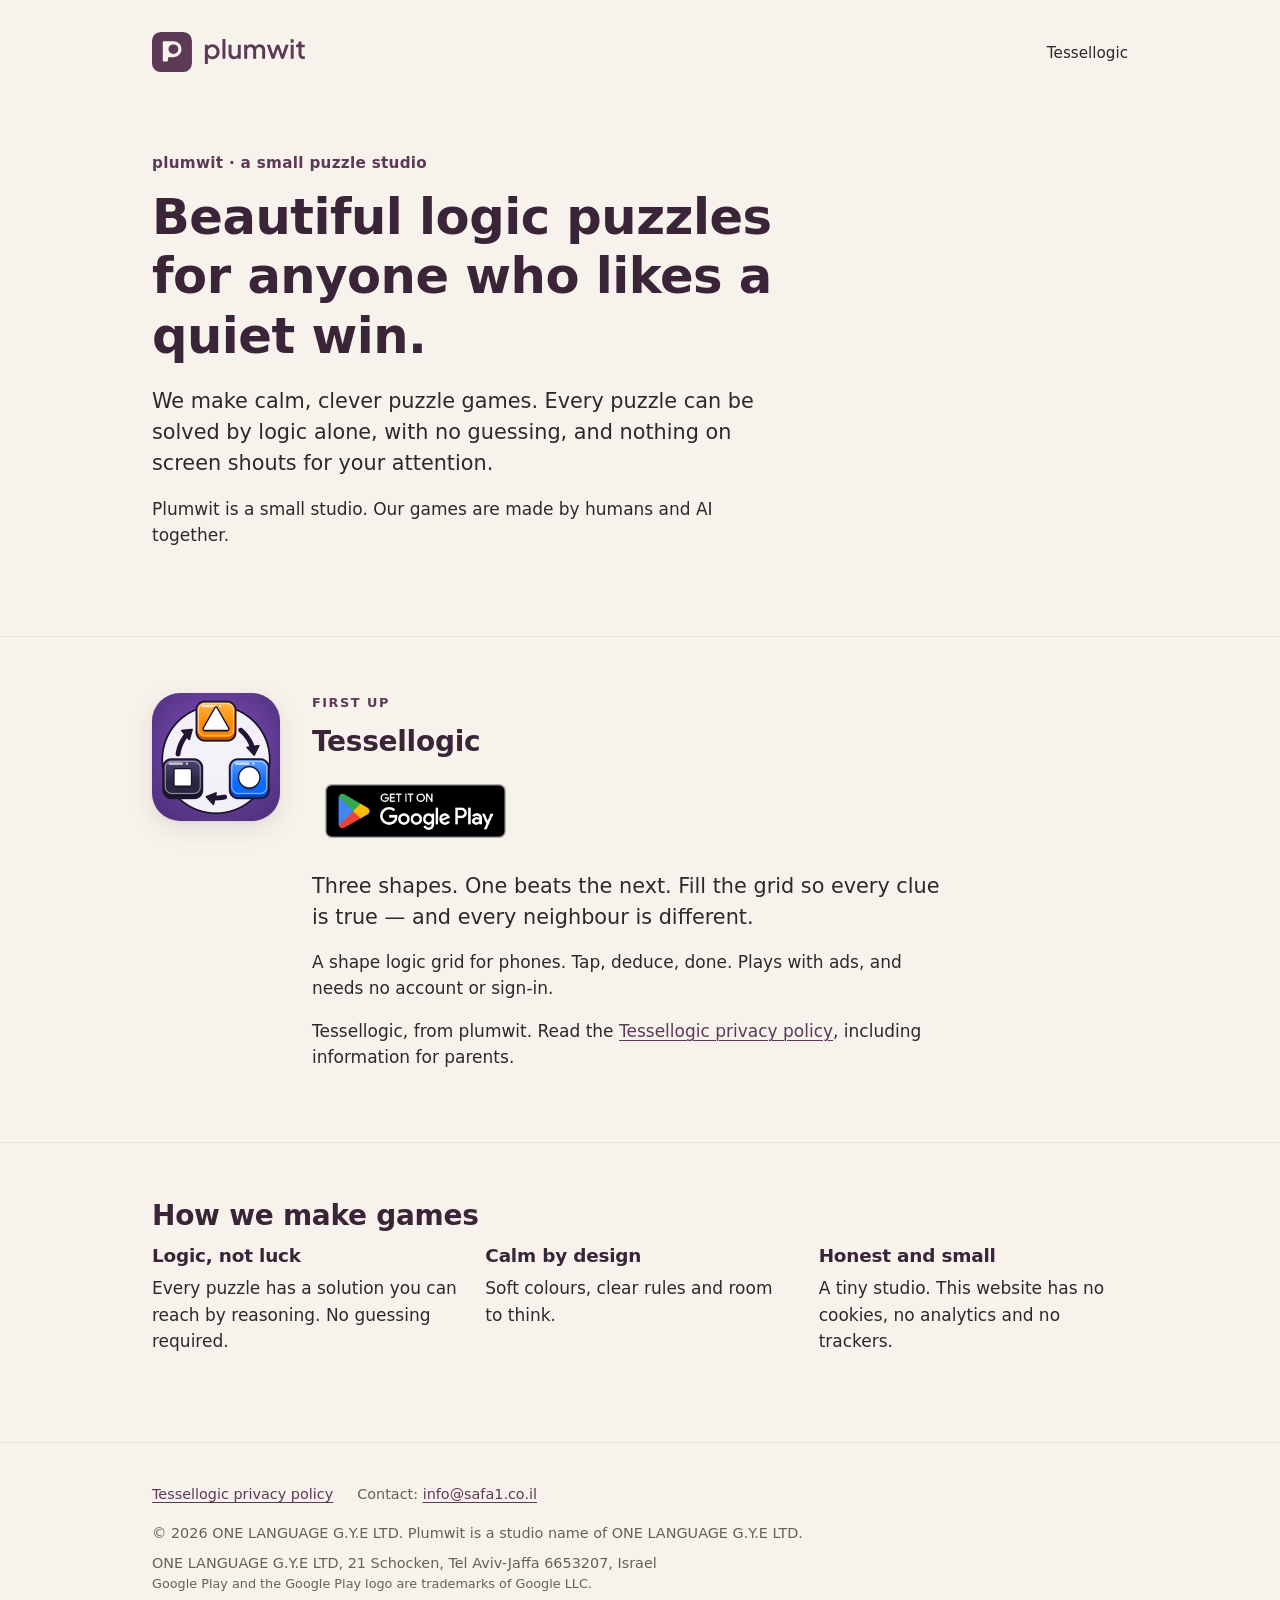
<file: index.html>
<!DOCTYPE html>
<html lang="en">
<head>
<meta charset="utf-8">
<meta name="viewport" content="width=device-width, initial-scale=1">
<meta http-equiv="Content-Security-Policy" content="default-src 'none'; style-src 'self'; img-src 'self'; base-uri 'none'; form-action 'none'">
<meta name="referrer" content="strict-origin-when-cross-origin">
<meta name="color-scheme" content="light">
<meta name="theme-color" content="#F7F2EC">
<title>plumwit · beautiful logic puzzles</title>
<meta name="description" content="Plumwit is a small studio making beautiful logic puzzles. First up: Tessellogic, now on Google Play.">
<link rel="canonical" href="https://plumwit.com/">
<link rel="icon" href="favicon.svg" type="image/svg+xml">
<link rel="icon" href="favicon.ico" sizes="32x32 48x48">
<link rel="apple-touch-icon" href="assets/apple-touch-icon.png">
<link rel="stylesheet" href="assets/site.css">
</head>
<body>
<a class="skip" href="#main">Skip to content</a>
<header class="site-header">
<div class="wrap">
<a class="brand" href="./"><img src="assets/plumwit-lockup.svg" width="160" height="40" alt="plumwit home"></a>
<nav class="site-nav" aria-label="Main"><a href="#tessellogic">Tessellogic</a></nav>
</div>
</header>
<main id="main">
<section class="hero" aria-labelledby="intro-title">
<div class="wrap">
<p class="eyebrow lc">plumwit &middot; a small puzzle studio</p>
<h1 id="intro-title">Beautiful logic puzzles for anyone who likes a quiet win.</h1>
<p class="lede">We make calm, clever puzzle games. Every puzzle can be solved by logic alone, with no guessing, and nothing on screen shouts for your attention.</p>
<p>Plumwit is a small studio. Our games are made by humans and AI together.</p>
</div>
</section>

<section class="section" id="tessellogic" aria-labelledby="tessellogic-title">
<div class="wrap game">
<img class="game-icon" src="assets/tessellogic-icon-256.png" width="128" height="128" alt="Tessellogic app icon: a triangle, a circle and a square linked by arrows in a loop">
<div>
<p class="eyebrow">First up</p>
<h2 id="tessellogic-title">Tessellogic</h2>
<p class="play-badge"><a href="https://play.google.com/store/apps/details?id=com.plumwit.tessellogic&amp;referrer=utm_source%3Dplumwit.com%26utm_medium%3Dsite%26utm_campaign%3Dlaunch"><img src="assets/google-play-badge-en.png" width="646" height="250" alt="Get it on Google Play"></a></p>
<p class="lede">Three shapes. One beats the next. Fill the grid so every clue is true &mdash; and every neighbour is different.</p>
<p>A shape logic grid for phones. Tap, deduce, done. Plays with ads, and needs no account or sign-in.</p>
<p>Tessellogic, from plumwit. Read the <a href="tessellogic/privacy/">Tessellogic privacy policy</a>, including information for parents.</p>
</div>
</div>
</section>

<section class="section" aria-labelledby="how-title">
<div class="wrap">
<h2 id="how-title">How we make games</h2>
<ul class="quiet-list">
<li><h3>Logic, not luck</h3><p>Every puzzle has a solution you can reach by reasoning. No guessing required.</p></li>
<li><h3>Calm by design</h3><p>Soft colours, clear rules and room to think.</p></li>
<li><h3>Honest and small</h3><p>A tiny studio. This website has no cookies, no analytics and no trackers.</p></li>
</ul>
</div>
</section>
</main>
<footer class="site-footer">
<div class="wrap">
<ul class="footer-links">
<li><a href="tessellogic/privacy/">Tessellogic privacy policy</a></li>
<li>Contact: <a href="mailto:info@safa1.co.il">info@safa1.co.il</a></li>
</ul>
<p>&copy; 2026 ONE LANGUAGE G.Y.E LTD. Plumwit is a studio name of ONE LANGUAGE G.Y.E LTD.</p>
<address class="postal">ONE LANGUAGE G.Y.E LTD, 21 Schocken, Tel Aviv-Jaffa 6653207, Israel</address>
<p class="tm">Google Play and the Google Play logo are trademarks of Google LLC.</p>
</div>
</footer>
</body>
</html>
</file>
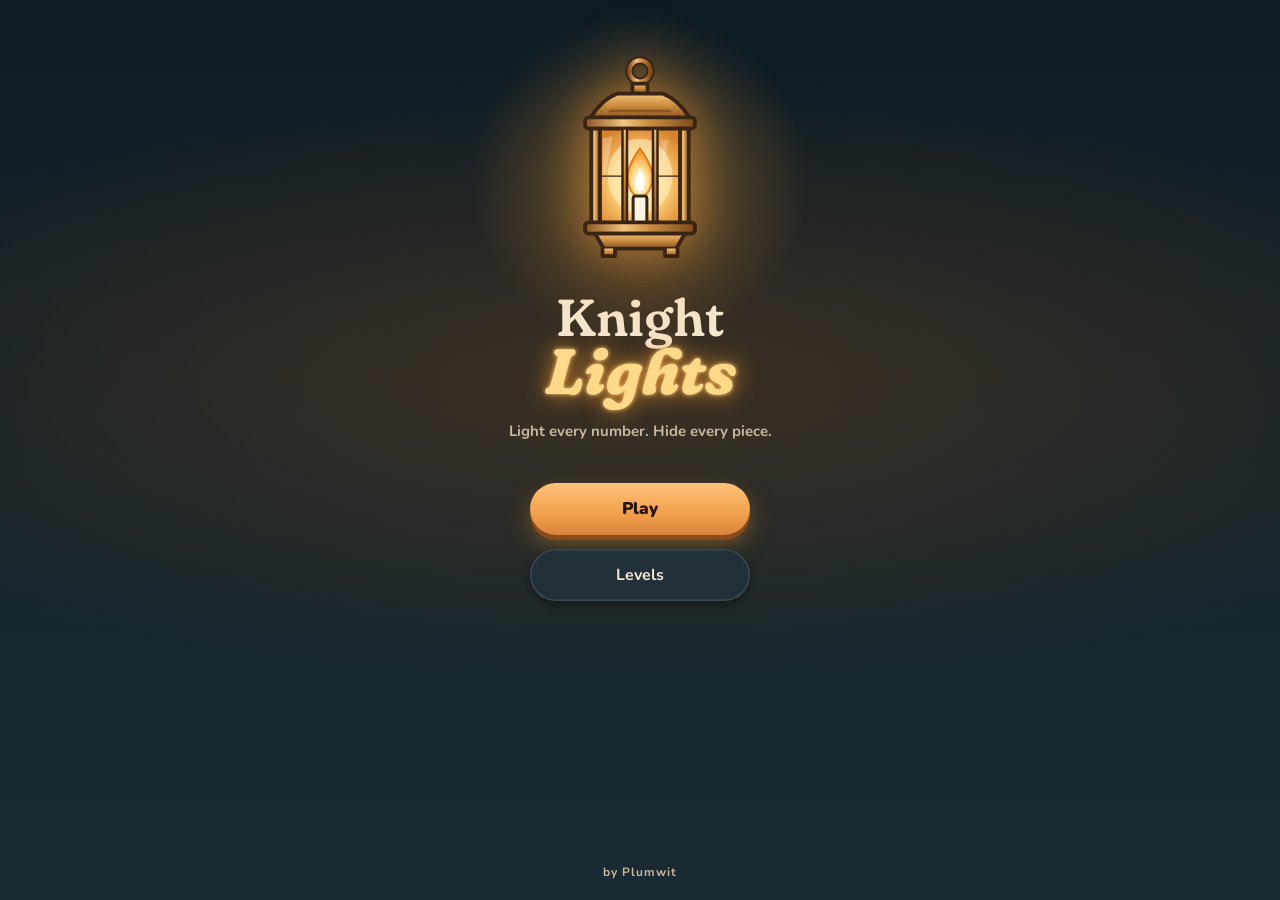
<file: kl-5668c3a3c6/index.html>
<!doctype html><html lang="en"><head><meta charset="utf-8"><meta name="robots" content="noindex,nofollow">
<meta name="viewport" content="width=device-width,initial-scale=1,viewport-fit=cover">
<title>prototype L1-26</title><!-- set from GAME_TITLE at boot -->
<style>
/* ===== THEME: every --kl-* token (colour, radius, font, size, spacing) now lives in skin/palette.css (Lantern Night, art direction A).
   Reskin = swap skin/palette.css (+ skin/lantern.css). No colour literals belong in this <style> block. ===== */
*{box-sizing:border-box}
html,body{margin:0;height:100%;overflow:hidden}
body{background:linear-gradient(180deg,var(--kl-bg-1) 0%,var(--kl-bg-2) 50%,var(--kl-bg-3) 100%);color:var(--kl-on-bg);font-family:var(--kl-font);display:flex;justify-content:center}
button{font:inherit}
#board,.sq,.tp,.tile,button{-webkit-user-select:none;user-select:none;touch-action:manipulation}
.screen{width:100%;max-width:var(--kl-max);height:100%;padding:var(--kl-space-3) var(--kl-space-3);display:none;flex-direction:column;align-items:center;gap:var(--kl-space-2);overflow-y:auto}
.screen.on{display:flex}
header{width:100%;display:flex;align-items:center;justify-content:space-between;gap:var(--kl-space-2);min-height:var(--kl-tap);padding-top:env(safe-area-inset-top);flex:none}
header h1{margin:0;font-size:var(--kl-fs-header);font-weight:800;flex:1;text-align:center}
.ghost{background:var(--kl-ghost);color:var(--kl-on-bg);border:0;border-radius:var(--kl-radius-pill);min-height:var(--kl-tap);padding:var(--kl-space-2) var(--kl-space-4);font-size:var(--kl-fs-ghost);font-weight:600;cursor:pointer}
.ghost.round{width:var(--kl-tap);min-width:var(--kl-tap);height:var(--kl-tap);padding:0;font-size:var(--kl-fs-ghost-round);font-weight:800}
.card{background:var(--kl-card);color:var(--kl-ink);border-radius:var(--kl-radius-lg);box-shadow:var(--kl-shadow);width:100%}
.info{padding:var(--kl-space-2) var(--kl-space-4)}
.info h2{margin:0 0 2px;font-size:var(--kl-fs-h2)}
.info p{margin:0;font-size:var(--kl-fs-body);color:var(--kl-ink-soft)}
.pc{color:var(--kl-piece);line-height:1;display:inline-flex;align-items:center;justify-content:center;flex:none}
.pc svg,.ico-svg{width:1em;height:1em;display:block;fill:currentColor}
.pc svg .cut{fill:var(--kl-card);stroke:var(--kl-card)}
#heroG .pc svg .cut,#doneG .pc svg .cut{fill:var(--kl-bg-2);stroke:var(--kl-bg-2)}
.sq.clue{flex-direction:column;gap:.08em}
.sq.clue .num{line-height:1;margin-bottom:.32em}
.cd{display:flex;gap:var(--kl-dot-gap);justify-content:center;flex-wrap:wrap;line-height:0;position:absolute;left:8%;right:8%;bottom:7%}
.cd i{width:max(var(--kl-dot-min),var(--kl-dot-clue));height:max(var(--kl-dot-min),var(--kl-dot-clue));border-radius:var(--kl-radius-pill);box-sizing:border-box;border:max(1.5px,.045em) solid currentColor;display:block}
.cd i.f{background:currentColor}
.cd i.x{background:var(--kl-error);border-color:var(--kl-error)}
.cd .cdt{font-size:max(11px,.42em);line-height:1;font-weight:800;letter-spacing:.02em}
.cd .cdt.x{color:var(--kl-error)}
#dbgTag{position:fixed;top:2px;left:2px;z-index:9;font:700 9px/1 var(--kl-font);letter-spacing:.06em;padding:2px 4px;border-radius:3px;background:var(--kl-error);color:var(--kl-accent-ink);opacity:.9;pointer-events:none}
:focus:not(:focus-visible){outline:none}
:focus-visible{outline:3px solid var(--kl-hint-ring);outline-offset:3px}
#board{display:grid;gap:var(--kl-board-gap);padding:var(--kl-space-1);width:min(100%,46vh);flex:none}
.sq{aspect-ratio:1;border:0;border-radius:var(--kl-radius-sm);color:var(--kl-ink);display:flex;align-items:center;justify-content:center;cursor:pointer;padding:0;background:var(--kl-cell-light);min-width:0;position:relative}
.sq.dark{background:var(--kl-cell-dark)}
.sq.clue{background:var(--kl-clue);box-shadow:inset 0 0 0 2.5px var(--kl-clue-border);font-weight:800;cursor:default}
.sq.clue.dark{background:var(--kl-clue-dark)}
.sq.clue.ok{box-shadow:inset 0 0 0 4px var(--kl-ok);color:var(--kl-ok);background:var(--kl-ok-bg)}            /* met: thick solid ring */
.sq.clue.over{box-shadow:inset 0 0 0 2.5px var(--kl-error);color:var(--kl-error);background:var(--kl-error-bg);outline:2.5px dashed var(--kl-error);outline-offset:-7px} /* over: dashed inner ring */
.sq.hit{background:var(--kl-attack);box-shadow:inset 0 0 0 3px var(--kl-error)}
.sq.hit .pc{color:var(--kl-error)}
.sq.att:not(.clue):not(.pv)::after{content:"";position:absolute;width:18%;height:18%;border-radius:var(--kl-radius-pill);background:var(--kl-att-dot)}
.sq.pv:not(.clue)::after{content:"";position:absolute;width:34%;height:34%;border-radius:var(--kl-radius-pill);border:2.5px solid var(--kl-preview);box-sizing:border-box}
.sq.clue.pv::before{content:"";position:absolute;top:8%;right:8%;width:20%;height:20%;border-radius:var(--kl-radius-pill);background:var(--kl-preview)}
.sq.pvsrc .ghostpc{opacity:.45;color:var(--kl-preview);pointer-events:none}
.sq .pc{pointer-events:none}
.sq.clash:not(.clue){background-image:linear-gradient(var(--kl-clash),var(--kl-clash))}
.sq.clash:not(.clue)::before{content:"";position:absolute;left:4%;right:4%;top:calc(50% - 1.5px);height:3px;border-radius:2px;background:var(--kl-error)}
.sq.clash.cv::before{transform:rotate(90deg)}.sq.clash.cd1::before{left:-12%;right:-12%;transform:rotate(45deg)}.sq.clash.cd2::before{left:-12%;right:-12%;transform:rotate(-45deg)}
.sq.locked{box-shadow:inset 0 0 0 3px var(--kl-hint-ring);cursor:default}
.sq.locked .pc{color:var(--kl-piece-locked)}
.sq.flash{animation:flash .9s ease-out 1}
@keyframes flash{0%{transform:scale(1.18)}100%{transform:scale(1)}}
@media (prefers-reduced-motion:reduce){.sq.flash{animation:none}}
#status{font-weight:700;font-size:var(--kl-fs-status);min-height:var(--kl-status-min);text-align:center;display:flex;align-items:center;justify-content:center;gap:var(--kl-space-1)}
#status.win{font-size:var(--kl-fs-win)}
#status.win .ico-svg{width:.85em;height:.85em;color:var(--kl-accent)}
#tray{display:flex;gap:var(--kl-space-2);justify-content:center;min-height:var(--kl-tap);flex-wrap:wrap}
.tp{width:var(--kl-tap);height:var(--kl-tap);border-radius:var(--kl-radius);border:0;background:var(--kl-card);font-size:var(--kl-fs-tray);cursor:pointer;box-shadow:var(--kl-shadow-sm);padding:0;display:flex;align-items:center;justify-content:center}
.tp.sel{outline:3px solid var(--kl-on-bg);outline-offset:2px;transform:translateY(-3px)}
.row{display:flex;gap:var(--kl-space-3);justify-content:center;align-items:center;margin-top:auto;padding-bottom:calc(var(--kl-space-2) + env(safe-area-inset-bottom));width:100%;flex:none}
.primary{background:var(--kl-accent);color:var(--kl-accent-ink);border:0;border-radius:var(--kl-radius-pill);min-height:var(--kl-tap);padding:var(--kl-space-3) var(--kl-pad-cta);font-size:var(--kl-fs-primary);font-weight:800;cursor:pointer;box-shadow:var(--kl-shadow-accent)}
.secondary{background:var(--kl-card);color:var(--kl-ink);border:0;border-radius:var(--kl-radius-pill);min-height:var(--kl-tap);padding:var(--kl-space-3) var(--kl-space-5);font-size:var(--kl-fs-secondary);font-weight:700;cursor:pointer;box-shadow:var(--kl-shadow-sm);display:inline-flex;align-items:center;justify-content:center;gap:var(--kl-space-2)}
.secondary .ico-svg{width:1.15em;height:1.15em}
.hidden{display:none!important}
.hero{text-align:center;margin-top:var(--kl-space-1)}
.hero .g{font-size:var(--kl-fs-hero-g);line-height:1;display:flex;justify-content:center;align-items:center;gap:var(--kl-space-2)}
.hero h2{margin:var(--kl-space-1) 0 2px;font-size:var(--kl-fs-hero)}
.hero p{margin:0;opacity:.85;font-size:var(--kl-fs-body)}
.sect{padding:var(--kl-space-3) var(--kl-space-3) var(--kl-space-2)}
.sect h3{margin:0 0 var(--kl-space-2) var(--kl-space-1);font-size:var(--kl-fs-sect);display:flex;align-items:center;gap:var(--kl-space-2)}
.sect h3 .pc{font-size:var(--kl-fs-sect-pc)}
.sect h3 span.rng{font-weight:600;color:var(--kl-ink-soft);font-size:var(--kl-fs-rng)}
.grid{display:grid;grid-template-columns:repeat(var(--kl-grid-cols),1fr);gap:var(--kl-space-2)}
.tile{aspect-ratio:1.15;min-height:44px;border:0;border-radius:var(--kl-radius);background:var(--kl-tile);color:var(--kl-ink);font-size:var(--kl-fs-tile);font-weight:800;cursor:pointer;display:flex;flex-direction:column;align-items:center;justify-content:center;gap:1px;padding:0}
.tile small{font-size:var(--kl-fs-tile-sm);font-weight:700;color:var(--kl-ok);min-height:var(--kl-tile-sm-min);display:flex;align-items:center;justify-content:center}
.tile small .ico-svg{width:12px;height:12px}
.tile.locked{background:var(--kl-tile-locked);color:var(--kl-ink-faint);cursor:default}
.tile.locked small{color:var(--kl-ink-faint)}
.foot{margin:0;font-size:var(--kl-fs-foot);opacity:.85;text-align:center}
.hdr-spacer{width:var(--kl-tap);flex:none}
/* intro */
#intro .card{padding:var(--kl-space-5) var(--kl-space-4);text-align:center;display:flex;flex-direction:column;align-items:center;gap:var(--kl-space-3)}
#intro h2{margin:0;font-size:var(--kl-fs-intro-h)}
#intro p{margin:0;font-size:var(--kl-fs-intro-p);color:var(--kl-ink-soft);line-height:1.4}
.mini{display:grid;gap:var(--kl-board-gap);width:var(--kl-mini)}
.mini .sq{font-size:var(--kl-fs-mini-sq);cursor:default}
.dots{display:flex;gap:var(--kl-space-2)}
.dots i{width:var(--kl-dot);height:var(--kl-dot);border-radius:var(--kl-radius-pill);background:var(--kl-ghost)}
.dots i.on{background:var(--kl-on-bg)}
/* new-piece overlay */
#newpiece,#confirm{position:fixed;inset:0;background:var(--kl-scrim);display:flex;align-items:center;justify-content:center;padding:var(--kl-space-5)}
#newpiece .card,#confirm .card{max-width:var(--kl-dialog);padding:var(--kl-space-5);text-align:center;display:flex;flex-direction:column;align-items:center;gap:var(--kl-space-3)}
#newpiece .big{font-size:var(--kl-fs-np-big)}
#newpiece .kick{font-size:var(--kl-fs-np-kick);font-weight:800;letter-spacing:.08em;text-transform:uppercase;color:var(--kl-ink-soft)}
#newpiece h2{margin:0;font-size:var(--kl-fs-np-h)}
#newpiece p,#confirm p{margin:0;font-size:var(--kl-fs-np-p);line-height:1.4}
#newpiece .mini{width:var(--kl-mini-np)}
#confirm .btns{display:flex;gap:var(--kl-space-3);justify-content:center;flex-wrap:wrap}
/* rewarded-ad sheet: neutral (Families): No thanks first, both buttons identical, no lock */
#confirm .btns.neutral button{flex:1 1 0;min-width:0;font-size:var(--kl-fs-secondary);font-weight:700}
.sq.point{box-shadow:inset 0 0 0 4px var(--kl-preview);animation:klpoint 1.2s ease-in-out 3}
@keyframes klpoint{50%{box-shadow:inset 0 0 0 7px var(--kl-preview)}}
@media (prefers-reduced-motion:reduce){.sq.point{animation:none}}
#done .card{padding:var(--kl-space-5);text-align:center;font-size:var(--kl-fs-done);line-height:1.45}
#donehints{color:var(--kl-ink-soft);font-size:var(--kl-fs-body)}
</style>
<!-- LANTERN NIGHT SKIN (art direction A). External files on purpose: test.mjs reads the first inline script block. -->
<link rel="stylesheet" href="skin/fonts.css"><link rel="stylesheet" href="skin/palette.css">
<link rel="stylesheet" href="skin/lantern.css"><link rel="stylesheet" href="skin/win.css">
<script src="skin/pieces.js"></script><script src="skin/win.js"></script>
<style id="p6-fixes">
/* p6 fixes on top of the Lantern skin (Designer, Nov 20 2026), found in the p6 screenshot review. Tokens only. */
:root{--kl-ink-faint:#8A949A}  /* locked level numbers: 4.36:1 -> 4.98:1 on --kl-tile-locked */
#newpiece,#confirm{z-index:20} /* met clues (z-index:1) were drawing on top of the dialog scrim and card */
#game .info,#board,#status,#tray{flex:none} /* a wrapped tray could shrink under the Hint bar */
/* hint ring, pointer and clash ring get a dark edge so they read on maple too (teal on light was 1.12:1, red 1.70:1) */
.sq.locked{box-shadow:inset 0 0 0 3px var(--kl-hint-ring),inset 0 0 0 4.5px var(--kl-att-edge),0 0 10px rgba(143,214,232,.5)}
.sq.point{box-shadow:inset 0 0 0 4px var(--kl-hint-ring),inset 0 0 0 5.5px var(--kl-att-edge),0 0 0 2px var(--kl-hint-ring)}
.sq.hit{box-shadow:inset 0 0 0 3.5px var(--kl-error),inset 0 0 0 5px var(--kl-att-edge),0 0 12px 2px rgba(255,90,60,.6)}
@keyframes klpoint{50%{box-shadow:inset 0 0 0 7px var(--kl-hint-ring),inset 0 0 0 8.5px var(--kl-att-edge),0 0 0 2px var(--kl-hint-ring)}}
/* 320-340px phones: game header on one line, 6-piece tray on one row at 48px */
@media (max-width:340px){
 .screen{padding-left:var(--kl-space-2);padding-right:var(--kl-space-2)}
 #tray{gap:3px}
 #game header{gap:var(--kl-space-1)}
 #game header h1{font-size:var(--kl-fs-h2);white-space:nowrap}
 #game header .ghost:not(.round){padding-left:10px;padding-right:10px}
 /* r3: tighten level select so min-height 44px tiles don't add scroll at 320x640 (was 28px) */
 #select{gap:var(--kl-space-1);padding-top:var(--kl-space-2);padding-bottom:var(--kl-space-2)}
 #select .hero{margin-top:0}
 #sections{gap:var(--kl-space-2)}
 #select .sect{padding:var(--kl-space-2)}
 #select .sect h3{margin-bottom:var(--kl-space-1)}
}
</style>
</head><body>
<section class="screen" id="titlescreen" aria-label="Title">
 <div class="halo" aria-hidden="true"></div>
 <div class="lantern"><svg xmlns="http://www.w3.org/2000/svg" viewBox="0 0 120 170" class="kl-lantern" aria-hidden="true" focusable="false">

<defs>
 <linearGradient id="klBrass" x1="0" y1="0" x2="0" y2="1"><stop offset="0" stop-color="#F2C47A"/><stop offset=".5" stop-color="#C98A3E"/><stop offset="1" stop-color="#8A5422"/></linearGradient>
 <linearGradient id="klBrassH" x1="0" y1="0" x2="1" y2="0"><stop offset="0" stop-color="#8A5422"/><stop offset=".35" stop-color="#F2C47A"/><stop offset=".6" stop-color="#C98A3E"/><stop offset="1" stop-color="#7A4A1C"/></linearGradient>
 <radialGradient id="klGlass" cx="50%" cy="58%" r="62%"><stop offset="0" stop-color="#FFF6D8"/><stop offset=".45" stop-color="#FFD27A"/><stop offset="1" stop-color="#D9822C"/></radialGradient>
 <radialGradient id="klFlame" cx="50%" cy="70%" r="60%"><stop offset="0" stop-color="#FFFFFF"/><stop offset=".45" stop-color="#FFE7A0"/><stop offset="1" stop-color="#FF9A2E"/></radialGradient>
</defs>
<g stroke="#3A2416" stroke-width="3" stroke-linejoin="round" stroke-linecap="round">
 
 <circle cx="60" cy="12" r="8.5" fill="none" stroke="url(#klBrassH)" stroke-width="5"/>
 <circle cx="60" cy="12" r="11" fill="none" stroke-width="1.6"/>
 <circle cx="60" cy="12" r="6" fill="none" stroke-width="1.6"/>
 <path d="M54 22 H66 V30 H54 Z" fill="url(#klBrass)"/>
 
 <path d="M20 50 C26 40 34 33 42 30 H78 C86 33 94 40 100 50 Z" fill="url(#klBrass)"/>
 <path d="M36 44 H84" fill="none" stroke-width="2" stroke="#8A5422"/>
 <rect x="16" y="49" width="88" height="9" rx="3" fill="url(#klBrassH)"/>
 
 <rect x="24" y="58" width="72" height="76" fill="url(#klGlass)"/>
</g>

<g class="kl-flame-wrap">
 <ellipse cx="60" cy="96" rx="26" ry="30" fill="#FFF3C8" opacity=".55"/>
 <path class="kl-flame" d="M60 74 C68.5 86 72.5 95 68.5 105 C66.5 110 63.4 112.6 60 112.6 C56.6 112.6 53.5 110 51.5 105 C47.5 95 51.5 86 60 74 Z" fill="url(#klFlame)" stroke="#E07A1E" stroke-width="1.6"/>
 <path d="M60 90 C63.5 96 64.5 101 62.6 105.5 C61.8 107.4 60.9 108.2 60 108.2 C59.1 108.2 58.2 107.4 57.4 105.5 C55.5 101 56.5 96 60 90 Z" fill="#FFFFFF"/>
 <rect x="54.5" y="112" width="11" height="22" rx="2" fill="#FFF5E2" stroke="#3A2416" stroke-width="2.4"/>
</g>
<g stroke="#3A2416" stroke-width="3" stroke-linejoin="round" stroke-linecap="round">
 
 <path d="M30 66 L38 64 L31 104 Z" fill="#FFFFFF" opacity=".28" stroke="none"/>
 <path d="M77 68 L83 67 L79 88 Z" fill="#FFFFFF" opacity=".22" stroke="none"/>
 
 <rect x="21" y="58" width="7" height="76" fill="url(#klBrassH)"/>
 <rect x="92" y="58" width="7" height="76" fill="url(#klBrassH)"/>
 <rect x="46" y="58" width="3.6" height="76" fill="url(#klBrass)" stroke-width="2"/>
 <rect x="70.4" y="58" width="3.6" height="76" fill="url(#klBrass)" stroke-width="2"/>
 <path d="M28 96 H46 M74 96 H92" stroke="url(#klBrass)" stroke-width="3.4"/>
 <path d="M28 96 H46 M74 96 H92" stroke-width="1" fill="none"/>
 
 <rect x="16" y="133" width="88" height="9" rx="3" fill="url(#klBrassH)"/>
 <path d="M24 142 H96 L89 154 H31 Z" fill="url(#klBrass)"/>
 <path d="M30 154 V160 H40 V154 M80 154 V160 H90 V154" fill="url(#klBrass)"/>
</g>
</svg></div>
 <h1 class="kl-name" id="klName"></h1><!-- filled from GAME_TITLE at boot: never bake the name into art -->
 <p class="strap">Light every number. Hide every piece.</p>
 <div class="btns"><button class="primary" id="tPlay">Play</button><button class="secondary" id="tLevels">Levels</button></div>
 <p class="by">by Plumwit</p>
</section>
<section class="screen" id="intro" aria-label="How to play">
 <header><span></span><h1>How to play</h1><button class="ghost" id="skip">Skip</button></header>
 <div class="card"><div class="mini" id="mini"></div><h2 id="ihead"></h2><p id="ibody"></p></div>
 <div class="dots" id="dots"><i></i><i></i><i></i></div>
 <div class="row"><button class="primary" id="inext">Next</button></div>
</section>
<section class="screen" id="select">
 <header><span class="hdr-spacer"></span><div class="hero"><div class="g pc" style="color:inherit" id="heroG"></div><h2 id="gameTitle"></h2></div><button class="ghost round" id="help1" aria-label="How to play">?</button></header>
 <div id="sections" style="width:100%;display:flex;flex-direction:column;gap:var(--kl-space-3)"></div>
 <p class="foot" id="selfoot"></p>
 <div class="row"><button class="primary" id="play">Play</button></div>
</section>
<section class="screen" id="game">
 <header><button class="ghost" id="back">‹ Levels</button><h1 id="lvnum"></h1><button class="ghost round" id="help2" aria-label="How to play">?</button><button class="ghost" id="restart">Restart</button></header>
 <div class="card info"><h2 id="title"></h2><p id="tip"></p></div>
 <div class="card" id="board" role="grid"></div>
 <div id="status" aria-live="polite"></div>
 <div id="tray" aria-label="Tray"></div>
 <div class="row">
  <!-- Hint economy (c), locked by Chief 2026-11-20 (monetization/knight-lights-hint-ad-economy-2026-11-20.md):
       L1-7 free + unlimited (each places a piece), never an ad. L8+: 1st hint free = "where to look" pointer (no piece);
       wall levels (wall:true) get a 2nd free hint that places a piece; then the REWARDED-AD SPOT: Yes/No sheet,
       reveal 2 pieces on walls, 1 elsewhere. Prototype shows "An ad would play here" and counts prog.adHints. No interstitials. -->
  <button class="secondary" id="hint"><svg class="ico-svg" viewBox="0 0 24 24" aria-hidden="true" focusable="false"><path fill="currentColor" d="M12 3a7 7 0 0 0-4 12.7V17a2 2 0 0 0 2 2h4a2 2 0 0 0 2-2v-1.3A7 7 0 0 0 12 3zm-2 17h4v1a2 2 0 0 1-2 2 2 2 0 0 1-2-2v-1z"/></svg><span id="hintLabel">Hint</span></button>
  <button class="primary hidden" id="next">Next</button>
 </div>
</section>
<section class="screen" id="done">
 <div class="hero" style="margin-top:var(--kl-space-5)"><div class="g pc" style="color:inherit" id="doneG"></div><h2>All 26 levels solved!</h2><p>Rook, bishop and knight: mastered.</p></div>
 <div class="card">You've mastered the rook, the bishop and the knight. The <b>queen</b> is coming next: she attacks along rows, columns and diagonals, all at once.<br><span id="donehints"></span></div>
 <div class="row"><button class="primary" id="toSelect">Back to levels</button></div>
</section>
<div id="newpiece" class="hidden" role="dialog" aria-modal="true" aria-labelledby="npName">
 <div class="card"><div class="kick">New piece</div><h2 id="npName"></h2><div class="mini" id="npMini" aria-hidden="true"></div><p id="npTip"></p><button class="primary" id="npOk">Got it</button></div>
</div>
<div id="confirm" class="hidden" role="dialog" aria-modal="true" aria-labelledby="cfText">
 <div class="card"><p id="cfText"></p><div class="btns"><button class="secondary" id="cfNo">Cancel</button><button class="primary" id="cfYes">OK</button></div></div>
</div>
<script>
// ---- shared logic (mirrors /workspace/studio/concepts/kl_solver.py) ----
// LEVELS is generated from concepts/knight-lights-L1-26.json by concepts/kl_inline_levels.py; do not hand-edit.
const LEVELS=/*LEVELS*/[{"id":"KL-R01","title":"First Light","tip":"A rook attacks its whole row and column.","size":3,"pieces":{"R":1},"clues":{"0,0":1,"0,2":1},"solution":[[[0,1],"R"]]},{"id":"KL-R02","title":"See-Through Numbers","tip":"Numbers never hold pieces and never block a rook.","size":4,"pieces":{"R":1},"clues":{"0,1":1,"0,3":1,"2,0":1},"solution":[[[0,0],"R"]]},{"id":"KL-R03","title":"Two Rooks","tip":"Rooks may never share a row or column.","size":4,"pieces":{"R":2},"clues":{"0,3":2,"2,1":2},"solution":[[[0,1],"R"],[[2,3],"R"]]},{"id":"KL-R04","title":"Crossroads","tip":"A 2 sits where one rook's row meets another's column.","size":4,"pieces":{"R":2},"clues":{"1,2":2,"3,0":2},"solution":[[[1,0],"R"],[[3,2],"R"]]},{"id":"KL-R05","title":"Dark Lines","tip":"A 0 means no rook in that row or column.","size":5,"pieces":{"R":2},"clues":{"0,1":2,"2,4":0,"3,3":2},"solution":[[[0,3],"R"],[[3,1],"R"]]},{"id":"KL-R06","title":"Three Towers","tip":"Each 2 needs a rook in its row AND one in its column. The bottom row has two 2s: start there.","size":5,"pieces":{"R":3},"clues":{"0,4":2,"1,1":0,"2,0":2,"4,2":2,"4,4":2},"solution":[[[0,2],"R"],[[2,4],"R"],[[4,0],"R"]]},{"id":"KL-R07","title":"One or the Other","tip":"No zeros here. A 1 means a rook in its row OR its column, never both. Start with the 2s.","size":5,"pieces":{"R":4},"clues":{"0,1":2,"0,2":2,"1,0":2,"1,1":2,"1,2":2,"3,1":2,"0,3":1,"2,0":1},"solution":[[[0,0],"R"],[[1,4],"R"],[[3,2],"R"],[[4,1],"R"]]},{"id":"KL-R08","title":"Pair of Ones","tip":"Two 1s share a column. Try leaving that column empty: count the rows that would then need a rook.","size":5,"pieces":{"R":3},"clues":{"0,1":2,"0,4":2,"2,1":2,"3,3":1,"4,3":1},"solution":[[[0,3],"R"],[[1,1],"R"],[[2,4],"R"]],"wall":true,"hintFocus":"3,3","hintLine":"These two 1s share a column. What if that column had no rook?"},{"id":"KL-R09","title":"Big Board","tip":"Bigger board, same rules. Count rows and columns.","size":6,"pieces":{"R":4},"clues":{"0,1":2,"0,4":2,"1,4":2,"2,1":2,"2,4":2,"2,5":2,"0,3":1,"2,2":1,"3,0":1,"4,0":1,"3,2":0,"4,2":0},"solution":[[[0,5],"R"],[[1,1],"R"],[[2,0],"R"],[[5,4],"R"]]},{"id":"KL-R10","title":"Rook Master","tip":"Four rooks need exactly four rows and four columns. Look at each pair of 1s: what if its row had no rook?","size":6,"pieces":{"R":4},"clues":{"0,1":2,"0,3":2,"0,5":2,"2,1":2,"2,3":2,"5,3":2,"1,0":1,"1,2":1,"4,1":1,"4,3":1},"solution":[[[0,4],"R"],[[1,3],"R"],[[2,5],"R"],[[5,1],"R"]]},{"id":"KL-B11","title":"Slanted Light","tip":"A bishop attacks along its four diagonals, as far as it can see.","size":4,"pieces":{"B":1},"clues":{"0,0":1,"0,2":1},"solution":[[[1,1],"B"]]},{"id":"KL-B12","title":"Two Bishops","tip":"Bishops may never share a diagonal. A 2 is where two diagonals cross.","size":4,"pieces":{"B":2},"clues":{"0,0":1,"1,1":2,"1,3":0},"solution":[[[2,0],"B"],[[3,3],"B"]]},{"id":"KL-B13","title":"Dark Diagonals","tip":"A 0 means no bishop on either of its diagonals.","size":5,"pieces":{"B":2},"clues":{"0,3":1,"1,0":0,"2,3":2,"4,3":0},"solution":[[[1,2],"B"],[[4,1],"B"]]},{"id":"KL-B14","title":"Side by Side","tip":"Bishops side by side are safe: a bishop never attacks straight up, down, left or right.","size":5,"pieces":{"B":4},"clues":{"0,4":1,"1,0":2,"1,4":0,"4,2":0,"4,3":1,"4,4":0},"solution":[[[0,1],"B"],[[0,2],"B"],[[2,1],"B"],[[4,0],"B"]]},{"id":"KL-B15","title":"Two Colours","tip":"A bishop never leaves its square colour. Both 2s sit on dark squares: which two dark squares can see both?","size":5,"pieces":{"B":3},"clues":{"1,1":1,"1,2":2,"2,2":0,"3,1":1,"4,3":2,"1,4":0,"4,1":0},"solution":[[[2,0],"B"],[[2,1],"B"],[[3,4],"B"]]},{"id":"KL-B16","title":"Long Shots","tip":"Diagonals cross the whole board. Trace each one corner to corner.","size":6,"pieces":{"B":4},"clues":{"1,4":0,"0,2":1,"1,0":1,"1,3":2,"2,0":1,"2,2":2,"3,5":2,"4,3":0},"solution":[[[0,1],"B"],[[2,4],"B"],[[3,1],"B"],[[4,4],"B"]]},{"id":"KL-B17","title":"Crossfire","tip":"Top half: only one dark square lights three numbers and no 0. Start there, then do the light squares.","size":6,"pieces":{"B":5},"clues":{"0,0":0,"0,3":0,"1,3":2,"3,2":2,"3,4":1,"3,5":1,"4,0":2,"4,5":1,"5,3":1,"4,3":1},"solution":[[[0,2],"B"],[[1,0],"B"],[[2,3],"B"],[[3,1],"B"],[[5,1],"B"]],"wall":true,"hintFocus":"3,2","hintLine":"Start from this 2. Which dark square above it lights it and two more numbers, but no 0?"},{"id":"KL-B18","title":"Bishop Master","tip":"Clear every zero's diagonals first. Then solve one square colour at a time: 2 bishops on light squares, 4 on dark.","size":7,"pieces":{"B":6},"clues":{"0,0":0,"0,3":2,"0,4":1,"1,0":2,"1,4":2,"4,2":2,"4,4":1,"6,1":0,"6,3":1,"0,2":0,"4,0":0},"solution":[[[0,1],"B"],[[0,5],"B"],[[1,5],"B"],[[2,1],"B"],[[3,6],"B"],[[5,3],"B"]],"wall":true,"hintFocus":"4,0","hintLine":"Nothing may attack a 0. Clear this 0's diagonals, then the other zeros'."},{"id":"KL-N19","title":"The Jump","tip":"A knight jumps in an L: two squares one way, then one to the side.","size":4,"pieces":{"N":1},"clues":{"0,3":1,"3,2":1},"solution":[[[1,1],"N"]]},{"id":"KL-N20","title":"Leapfrog","tip":"Nothing blocks a knight: it jumps over pieces and numbers.","size":4,"pieces":{"N":2},"clues":{"0,3":0,"1,1":2,"1,3":1,"2,2":1},"solution":[[[3,0],"N"],[[3,2],"N"]]},{"id":"KL-N21","title":"No Landing","tip":"A 0 means no knight can land on it in one jump.","size":5,"pieces":{"N":2},"clues":{"1,1":1,"1,2":0,"2,2":1,"2,4":2},"solution":[[[3,2],"N"],[[4,3],"N"]]},{"id":"KL-N22","title":"Three Jumps","tip":"Numbers go higher now: a 3 means three knights jump onto it.","size":5,"pieces":{"N":3},"clues":{"2,1":1,"2,3":3,"3,0":2,"4,3":0,"4,4":0},"solution":[[[0,4],"N"],[[1,1],"N"],[[4,2],"N"]]},{"id":"KL-N23","title":"Corner Hops","tip":"Edges and corners have few jumps. Start where knights have little room.","size":5,"pieces":{"N":4},"clues":{"0,1":1,"0,3":0,"2,1":2,"2,3":3,"3,2":2,"4,1":1,"1,4":1},"solution":[[[0,2],"N"],[[2,0],"N"],[[4,2],"N"],[[4,4],"N"]]},{"id":"KL-N24","title":"Wide Open","tip":"Clear both zeros first. Then the 3 has only four landing squares left for three knights.","size":6,"pieces":{"N":4},"clues":{"2,4":1,"1,2":1,"1,4":0,"2,1":1,"3,1":3,"3,5":2,"4,2":2,"1,3":0,"3,3":0},"solution":[[[0,0],"N"],[[2,3],"N"],[[4,3],"N"],[[5,0],"N"]],"hintFocus":"3,1","hintLine":"After the zeros, this 3 has four landing squares left. Three are knights."},{"id":"KL-N25","title":"Full House","tip":"Look at the 4 and the lower 1. Which landing squares do they share?","size":6,"pieces":{"N":5},"clues":{"1,2":0,"2,3":2,"3,0":2,"3,2":3,"3,4":4,"4,1":1,"5,5":0,"0,1":1,"2,4":0},"solution":[[[1,3],"N"],[[1,5],"N"],[[4,2],"N"],[[5,1],"N"],[[5,3],"N"]],"hintFocus":"3,4","hintLine":"Count this 4's landing squares. The lower 1 can see two of them."},{"id":"KL-N26","title":"Knight Master","tip":"Clear the zeros. Then count what the 4 has left.","size":7,"pieces":{"N":6},"clues":{"2,4":0,"0,1":1,"0,5":1,"1,0":0,"2,1":1,"4,1":4,"4,3":2,"4,5":3,"5,2":3,"2,3":0,"4,4":0},"solution":[[[2,0],"N"],[[2,6],"N"],[[3,3],"N"],[[6,0],"N"],[[6,2],"N"],[[6,4],"N"]],"wall":true,"hintFocus":"4,1","hintLine":"After the zeros, this 4 has five landing squares left for four knights."}]/*END*/;
// The game's name lives here ONLY (name may change, e.g. "Checkglow"). <title>, the level select and anything else read it.
const GAME_TITLE="Knight Lights";
const PIECE_NAME={R:"rook",B:"bishop",N:"knight",Q:"queen",K:"king"};
const SECTIONS=[{t:"R",name:"Rook"},{t:"B",name:"Bishop"},{t:"N",name:"Knight"}];
const DIRS={R:[[1,0],[-1,0],[0,1],[0,-1]],B:[[1,1],[1,-1],[-1,1],[-1,-1]]};DIRS.Q=DIRS.R.concat(DIRS.B);
const KN=[[1,2],[2,1],[-1,2],[-2,1],[1,-2],[2,-1],[-1,-2],[-2,-1]];
const KG=[[-1,-1],[-1,0],[-1,1],[0,-1],[0,1],[1,-1],[1,0],[1,1]];
function attacks(t,r,c,n,occ){const out=[];
  if(DIRS[t]){for(const[dr,dc]of DIRS[t]){let y=r+dr,x=c+dc;while(y>=0&&y<n&&x>=0&&x<n){out.push(y+","+x);if(occ[y+","+x])break;y+=dr;x+=dc;}}}
  else for(const[dr,dc]of(t==="N"?KN:KG)){const y=r+dr,x=c+dc;if(y>=0&&y<n&&x>=0&&x<n)out.push(y+","+x);}
  return out;}
function evaluate(lv,placed){const n=lv.size,cnt={},hit=new Set();for(const k in lv.clues)cnt[k]=0;
  for(const k in placed){const[r,c]=k.split(",").map(Number);for(const s of attacks(placed[k],r,c,n,placed)){
    if(placed[s]){hit.add(s);hit.add(k);} if(s in cnt)cnt[s]++;}}
  const need=Object.values(lv.pieces).reduce((a,b)=>a+b,0);
  const solved=Object.keys(placed).length===need&&hit.size===0&&Object.keys(lv.clues).every(k=>cnt[k]===lv.clues[k]);
  return{cnt,hit,solved};}
const pieceType=lv=>Object.keys(lv.pieces)[0];
const isFirstOfPiece=i=>i===0||pieceType(LEVELS[i])!==pieceType(LEVELS[i-1]);
function isUnlocked(i,solvedIds,unlockAll){return !!unlockAll||i===0||solvedIds.has(LEVELS[i-1].id);}
// Attack helpers for the always-on attack preview (L1-26).
// attackSet: every square attacked by the placed pieces (pieces block lines, numbers don't).
function attackSet(lv,placed){const out=new Set();for(const k in placed){const[r,c]=k.split(",").map(Number);for(const a of attacks(placed[k],r,c,lv.size,placed))out.add(a);}return out;}
// previewAttacks: squares a piece of type t WOULD attack from empty square k, given what is already placed.
function previewAttacks(lv,placed,t,k){const[r,c]=k.split(",").map(Number);return attacks(t,r,c,lv.size,placed);}
// clashLines: squares strictly between two line pieces that attack each other -> {key: "h"|"v"|"d1"|"d2"}.
function clashLines(lv,placed){const out={};for(const k in placed){const t=placed[k];if(!DIRS[t])continue;const[r,c]=k.split(",").map(Number);
  for(const[dr,dc]of DIRS[t]){let y=r+dr,x=c+dc;const path=[];while(y>=0&&y<lv.size&&x>=0&&x<lv.size){const q=y+","+x;if(placed[q]){for(const p of path)out[p]=dr===0?"h":dc===0?"v":dr===dc?"d1":"d2";break;}path.push(q);y+=dr;x+=dc;}}}
  return out;}
// Clue dots under each number: filled = attacking now (up to the number), outline = still needed, red = too many.
function clueDots(v,m){return{filled:Math.min(m,v),need:Math.max(v-m,0),over:Math.max(m-v,0)};}
// More than 4 dots -> compact "have/need" text instead (e.g. "3/5").
const DOT_MAX=4;function dotMode(v,m){return Math.max(v,m)>DOT_MAX?"text":"dots";}
// Clash status text is piece-specific: only line pieces block.
function clashText(t){const nm=PIECE_NAME[t];return t==="N"||t==="K"?"Red "+nm+"s attack each other. Move one of them.":"Red "+nm+"s attack each other. While they clash they also block lines, so numbers can drop.";}
// Quick tap places; press-and-hold (or a drag) only previews.
const TAP_MS=250,TAP_MOVE=10;function isQuickTap(ms,dist){return ms<TAP_MS&&dist<=TAP_MOVE;}
// Bishop boards: attack dots for the focused (last placed / held) bishop only; other pieces: every placed piece.
function attackMarks(lv,placed,focusKey){if(pieceType(lv)!=="B")return attackSet(lv,placed);if(!focusKey||!placed[focusKey])return new Set();
  const[r,c]=focusKey.split(",").map(Number);return new Set(attacks(placed[focusKey],r,c,lv.size,placed));}
// Clue state: a 0 stays neutral until the level is solved, and goes red the moment it is attacked.
function clueState(v,m,solved){if(m>v)return"over";if(v===0)return solved?"ok":"";return m===v?"ok":"";}
// Hint economy (c), Chief 2026-11-20. hs = this level's hint state {free:n, ad:n, point:bool}, saved with its board.
//  "free"    L1-7: free and unlimited, places one correct piece, never an ad.
//  "pointer" L8+, 1st hint: free "where to look": rings the key clue (lv.hintFocus, else auto) + one line. No piece.
//  "piece"   wall levels (lv.wall) only, 2nd hint: free, places one correct piece.
//  "ad"      after that: rewarded Yes/No; reveals adReveal(lv) pieces (2 on walls, 1 elsewhere). Counted in prog.adHints.
const FREE_HINT_LEVELS=7;
function hintKind(i,hs,lv){lv=lv||LEVELS[i];const f=(hs&&hs.free)||0;if(i<FREE_HINT_LEVELS)return"free";if(f===0)return"pointer";if(lv.wall&&f===1)return"piece";return"ad";}
function adReveal(lv){return lv.wall?2:1;}
// Pointer target: lv.hintFocus ("r,c", the tip's key clue) + lv.hintLine; auto fallback = the biggest number (first in reading order).
function hintFocusOf(lv){const nm=PIECE_NAME[pieceType(lv)];let k=lv.hintFocus;
  if(!k||!(k in lv.clues)){let best=-1;for(let r=0;r<lv.size;r++)for(let c=0;c<lv.size;c++){const q=r+","+c;if(q in lv.clues&&lv.clues[q]>best){best=lv.clues[q];k=q;}}}
  const v=lv.clues[k],line=lv.hintFocus===k&&lv.hintLine?lv.hintLine:v===0?"Nothing may attack this 0. Clear its "+(pieceType(lv)==="N"?"landing squares":"lines")+" first.":"Look at this "+v+": which squares could a "+nm+" attack it from?";
  return{k,line};}
// Hint: reveal one solution piece not yet correctly placed; returns the move (or null when nothing to reveal).
// First takes back (to the tray) every unlocked piece that shares a line / jump with the hinted square: a solution piece never
// does, so those are wrong anyway and would otherwise leave the board redder than before. mv.removed lists them.
// Mutates placed/tray/locked only after a source piece is found. Same-type pieces are interchangeable, so "correct" = right type on a solution square.
function applyHint(lv,placed,tray,locked){
  const mv=lv.solution.map(([p,t])=>({k:p.join(","),t})).find(m=>placed[m.k]!==m.t);
  if(!mv)return null;
  const[hr,hc]=mv.k.split(",").map(Number),hAtt=new Set(attacks(mv.t,hr,hc,lv.size,{}));
  const clash=Object.keys(placed).filter(q=>q!==mv.k&&!locked.has(q)&&(hAtt.has(q)||(()=>{const[r,c]=q.split(",").map(Number);return attacks(placed[q],r,c,lv.size,{}).indexOf(mv.k)>=0;})()));
  const freed=clash.map(q=>placed[q]).concat(placed[mv.k]?[placed[mv.k]]:[]);
  const onTray=tray.indexOf(mv.t)>=0||freed.indexOf(mv.t)>=0;
  let steal=null;
  if(!onTray){const sol=new Set(lv.solution.filter(([,t])=>t===mv.t).map(([p])=>p.join(",")));
    steal=Object.keys(placed).find(q=>placed[q]===mv.t&&!sol.has(q)&&!locked.has(q));
    if(steal==null)return null;}
  for(const q of clash){tray.push(placed[q]);delete placed[q];}
  if(placed[mv.k]){tray.push(placed[mv.k]);delete placed[mv.k];}
  if(!onTray){tray.push(placed[steal]);delete placed[steal];}
  const i=tray.indexOf(mv.t);if(i<0)return null;
  tray.splice(i,1);placed[mv.k]=mv.t;locked.add(mv.k);mv.removed=clash;return mv;}
// Storage: "kl-progress-v1" = {solved:[ids], hints:n, hintsByLevel:{id:n}, introSeen:bool,
//   boards:{levelId:{placed,locked,tray,t}|{cleared:true,t}}  (one board in progress PER LEVEL, newest BOARD_CAP kept; per id the newer t wins on merge,
//          so a Restart/solve "cleared" tombstone is not resurrected by an older stored copy),
//   boards[id].hs = that level's hint state {free,ad,point} (kept through Restart; dropped once solved),
//   adHints:n (rewarded-ad placeholder views accepted)}. The p4 "freeChapterUsed" is dropped on load.
// Migrates old "kl-rook-solved" (level indexes 0-9) and the p4 single-slot {board, boardT}.
const STORE_KEY="kl-progress-v1",OLD_KEY="kl-rook-solved",BOARD_CAP=30;
function emptyProgress(){return{solved:[],hints:0,hintsByLevel:{},introSeen:false,boards:{},adHints:0};}
function capBoards(b){const ids=Object.keys(b);if(ids.length<=BOARD_CAP)return b;const keep=ids.sort((x,y)=>(b[y].t||0)-(b[x].t||0)).slice(0,BOARD_CAP);const o={};for(const k of keep)o[k]=b[k];return o;}
function normalizeProgress(p){if(!p||typeof p!=="object")return emptyProgress();
  const boards={};if(p.boards&&typeof p.boards==="object")for(const[k,v]of Object.entries(p.boards))if(v&&typeof v==="object")boards[k]={...v};
  if(p.board&&typeof p.board==="object"&&p.board.id&&!boards[p.board.id]){const{id,...rest}=p.board;boards[id]={...rest,t:p.boardT||1};}
  return{solved:Array.isArray(p.solved)?p.solved.slice():[],hints:p.hints||0,hintsByLevel:p.hintsByLevel&&typeof p.hintsByLevel==="object"?{...p.hintsByLevel}:{},introSeen:!!p.introSeen,
    boards:capBoards(boards),adHints:p.adHints||0};}
function mergeProgress(local,stored){const s=normalizeProgress(stored),l=normalizeProgress(local);
  const solved=[...new Set(s.solved.concat(l.solved))];
  const hints=Math.max(l.hints||0,s.hints||0);
  const hintsByLevel={...s.hintsByLevel};
  for(const[k,v]of Object.entries(l.hintsByLevel))hintsByLevel[k]=Math.max(hintsByLevel[k]||0,v||0);
  const introSeen=!!(l.introSeen||s.introSeen);
  const boards={};for(const k of new Set(Object.keys(s.boards).concat(Object.keys(l.boards)))){const a=l.boards[k],b=s.boards[k];boards[k]=!b?a:!a?b:((a.t||0)>=(b.t||0)?a:b);}
  for(const id of solved)if(boards[id]&&!boards[id].cleared)boards[id]={cleared:true,t:boards[id].t||0};
  const adHints=Math.max(l.adHints||0,s.adHints||0);
  return{solved,hints,hintsByLevel,introSeen,boards:capBoards(boards),adHints};}
// boardFor: the saved board for a level ({id,placed,locked,tray}) or null; setBoard(prog,id,null) leaves a "cleared" tombstone.
function boardFor(prog,id){const b=prog&&prog.boards&&prog.boards[id];return b&&!b.cleared&&b.placed?{id,placed:b.placed,locked:b.locked||[],tray:b.tray||[],hs:b.hs?{...b.hs}:{free:0,ad:0}}:null;}
function setBoard(prog,id,b,now){prog.boards=prog.boards||{};const t=now||Date.now();
  prog.boards[id]=b?{placed:{...b.placed},locked:[...(b.locked||[])],tray:[...(b.tray||[])],...(b.hs&&(b.hs.free||b.hs.ad||b.hs.point)?{hs:{...b.hs}}:{}),t}:{cleared:true,t};prog.boards=capBoards(prog.boards);}
function loadProgress(ls){let p=null;
  try{p=JSON.parse(ls.getItem(STORE_KEY)||"null");}catch(e){}
  if(!p||typeof p!=="object"){p=emptyProgress();
    try{const old=JSON.parse(ls.getItem(OLD_KEY)||"[]");if(Array.isArray(old)){for(const i of old)if(LEVELS[i])p.solved.push(LEVELS[i].id);if(old.length)p.introSeen=true;}}catch(e){}
    try{ls.setItem(STORE_KEY,JSON.stringify(p));}catch(e){}}
  else p=normalizeProgress(p);
  return p;}
function saveProgress(ls,prog){try{let stored=null;try{stored=JSON.parse(ls.getItem(STORE_KEY)||"null");}catch(e){}
    const merged=mergeProgress(prog,stored);
    for(const k of["solved","hints","hintsByLevel","introSeen","boards","adHints"])prog[k]=merged[k];delete prog.board;delete prog.boardT;delete prog.freeChapterUsed;
    ls.setItem(STORE_KEY,JSON.stringify(merged));}catch(e){}}
function freshTray(lv){const tray=[];for(const p of"QRBNK")for(let j=0;j<(lv.pieces[p]||0);j++)tray.push(p);return tray;}
function parseState(state,placed,tray){if(!state)return;for(const tok of state.split(",")){if(!tok)continue;const p=tok[0],[r,c]=tok.slice(1).split("-");const k=tray.indexOf(p);if(k>=0){tray.splice(k,1);placed[r+","+c]=p;}}}
function initialBoard(lv,state,storedBoard){let placed={},tray=freshTray(lv),locked=new Set();
  if(state){parseState(state,placed,tray);return{placed,tray,locked};}
  if(storedBoard&&storedBoard.id===lv.id){placed={...storedBoard.placed};tray=[...storedBoard.tray];locked=new Set(storedBoard.locked||[]);return{placed,tray,locked};}
  return{placed,tray,locked};}
const KL_DEBUG = true; // set false / strip for release
// true when a debug/review param is actually in the URL (shows the corner DEBUG tag)
function debugUsed(search,debug){if(!debug)return false;const Q=typeof search==="string"?new URLSearchParams(search):search;return["unlock","level","screen","state","hint","name"].some(k=>Q.has(k));}
function readDebugParams(search,debug){if(!debug)return{unlockAll:false,level:0,screen:null,state:null,hint:0};
  const Q=typeof search==="string"?new URLSearchParams(search):search;
  return{unlockAll:Q.get("unlock")==="all",level:+Q.get("level")||0,screen:Q.get("screen"),state:Q.get("state"),hint:+Q.get("hint")||0};}
if(typeof module!=="undefined")module.exports={dotMode,clashText,isQuickTap,attackMarks,debugUsed,TAP_MS,BOARD_CAP,boardFor,setBoard,GAME_TITLE,attackSet,previewAttacks,clashLines,clueDots,clueState,hintKind,adReveal,hintFocusOf,FREE_HINT_LEVELS,attacks,evaluate,LEVELS,applyHint,isUnlocked,loadProgress,saveProgress,mergeProgress,STORE_KEY,OLD_KEY,isFirstOfPiece,KL_DEBUG,readDebugParams,initialBoard};
// ---- UI ----
if(typeof document!=="undefined"){
// The ONE place pieces are drawn. Inline SVG silhouettes (fill currentColor) so Android WebView never shows empty glyph boxes.
// Piece outlines based on Colin M.L. Burnett's public-domain chess figures (Wikimedia 'cburnett').
const PIECE_SVG=(typeof KL_PIECE_SVG!=="undefined")?KL_PIECE_SVG:/*fallback: our own SVG pieces*/{
 R:'<svg viewBox="0 0 45 45" class="kl-svg" aria-hidden="true" focusable="false"><g fill="currentColor" stroke="currentColor" stroke-width="1.5" stroke-linecap="round" stroke-linejoin="round" fill-rule="evenodd" transform="translate(0,0.3)"><path stroke-linecap="butt" d="M 9,39 L 36,39 L 36,36 L 9,36 L 9,39 z"/><path stroke-linecap="butt" d="M 12.5,32 L 14,29.5 L 31,29.5 L 32.5,32 L 12.5,32 z"/><path stroke-linecap="butt" d="M 12,36 L 12,32 L 33,32 L 33,36 L 12,36 z"/><path stroke-linecap="butt" stroke-linejoin="miter" d="M 14,29.5 L 14,16.5 L 31,16.5 L 31,29.5 L 14,29.5 z"/><path stroke-linecap="butt" d="M 14,16.5 L 11,14 L 34,14 L 31,16.5 L 14,16.5 z"/><path stroke-linecap="butt" d="M 11,14 L 11,9 L 15,9 L 15,11 L 20,11 L 20,9 L 25,9 L 25,11 L 30,11 L 30,9 L 34,9 L 34,14 L 11,14 z"/></g></svg>',
 B:'<svg viewBox="0 0 45 45" class="kl-svg" aria-hidden="true" focusable="false"><g fill="none" stroke="currentColor" stroke-width="1.5" stroke-linecap="round" stroke-linejoin="round" transform="translate(0,0.6)"><g fill="currentColor" stroke="currentColor" stroke-linecap="butt"><path d="M 9,36 C 12.39,35.03 19.11,36.43 22.5,34 C 25.89,36.43 32.61,35.03 36,36 C 36,36 37.65,36.54 39,38 C 38.32,38.97 37.35,38.99 36,38.5 C 32.61,37.53 25.89,38.96 22.5,37.5 C 19.11,38.96 12.39,37.53 9,38.5 C 7.65,38.99 6.68,38.97 6,38 C 7.35,36.54 9,36 9,36 z"/><path d="M 15,32 C 17.5,34.5 27.5,34.5 30,32 C 30.5,30.5 30,30 30,30 C 30,27.5 27.5,26 27.5,26 C 33,24.5 33.5,14.5 22.5,10.5 C 11.5,14.5 12,24.5 17.5,26 C 17.5,26 15,27.5 15,30 C 15,30 14.5,30.5 15,32 z"/><path d="M 25 8 A 2.5 2.5 0 1 1 20,8 A 2.5 2.5 0 1 1 25 8 z"/></g><path class="cut" d="M 17.5,26 L 27.5,26 M 15,30 L 30,30 M 22.5,15.5 L 22.5,20.5 M 20,18 L 25,18" fill="none" stroke-linejoin="miter"/></g></svg>',
 N:'<svg viewBox="0 0 45 45" class="kl-svg" aria-hidden="true" focusable="false"><g fill="none" stroke="currentColor" stroke-width="1.5" stroke-linecap="round" stroke-linejoin="round" fill-rule="evenodd" transform="translate(0,0.3)"><path fill="currentColor" stroke="currentColor" d="M 22,10 C 32.5,11 38.5,18 38,39 L 15,39 C 15,30 25,32.5 23,18"/><path fill="currentColor" stroke="currentColor" d="M 24,18 C 24.38,20.91 18.45,25.37 16,27 C 13,29 13.18,31.34 11,31 C 9.958,30.06 12.41,27.96 11,28 C 10,28 11.19,29.23 10,30 C 9,30 5.997,31 6,26 C 6,24 12,14 12,14 C 12,14 13.89,12.1 14,10.5 C 13.27,9.506 13.5,8.5 13.5,7.5 C 14.5,6.5 16.5,10 16.5,10 L 18.5,10 C 18.5,10 19.28,8.008 21,7 C 22,7 22,10 22,10"/><path class="cut" d="M 9.5 25.5 A 0.5 0.5 0 1 1 8.5,25.5 A 0.5 0.5 0 1 1 9.5 25.5 z"/><path class="cut" transform="matrix(0.866,0.5,-0.5,0.866,9.693,-5.173)" d="M 15 15.5 A 0.5 1.5 0 1 1 14,15.5 A 0.5 1.5 0 1 1 15 15.5 z"/></g></svg>',
 Q:'<svg viewBox="0 0 45 45" class="kl-svg" aria-hidden="true" focusable="false"><g fill="currentColor" stroke="currentColor" stroke-width="1.5" stroke-linecap="round" stroke-linejoin="round"><path stroke-linecap="butt" d="M 9,26 C 17.5,24.5 30,24.5 36,26 L 38.5,13.5 L 31,25 L 30.7,10.9 L 25.5,24.5 L 22.5,10 L 19.5,24.5 L 14.3,10.9 L 14,25 L 6.5,13.5 L 9,26 z"/><path d="m 9,26 c 0,2 1.5,2 2.5,4 1,1.5 1,1 0.5,3.5 -1.5,1 -1,2.5 -1,2.5 -1.5,1.5 0,2.5 0,2.5 6.5,1 16.5,1 23,0 0,0 1.5,-1 0,-2.5 0,0 0.5,-1.5 -1,-2.5 -0.5,-2.5 -0.5,-2 0.5,-3.5 1,-2 2.5,-2 2.5,-4 -8.5,-1.5 -18.5,-1.5 -27,0 z"/><path d="M 11.5,30 C 15,29 30,29 33.5,30"/><path d="m 12,33.5 c 6,-1 15,-1 21,0"/><circle cx="6" cy="12" r="2"/><circle cx="14" cy="9" r="2"/><circle cx="22.5" cy="8" r="2"/><circle cx="31" cy="9" r="2"/><circle cx="39" cy="12" r="2"/><path d="M 11,38.5 A 35,35 1 0 0 34,38.5" fill="none" stroke-linecap="butt"/></g></svg>',
 K:'<svg viewBox="0 0 45 45" class="kl-svg" aria-hidden="true" focusable="false"><g fill="none" stroke="currentColor" stroke-width="1.5" stroke-linecap="round" stroke-linejoin="round" fill-rule="evenodd"><path d="M 22.5,11.63 L 22.5,6" stroke-linejoin="miter"/><path fill="currentColor" stroke-linecap="butt" stroke-linejoin="miter" d="M 22.5,25 C 22.5,25 27,17.5 25.5,14.5 C 25.5,14.5 24.5,12 22.5,12 C 20.5,12 19.5,14.5 19.5,14.5 C 18,17.5 22.5,25 22.5,25"/><path fill="currentColor" d="M 12.5,37 C 18,40.5 27,40.5 32.5,37 L 32.5,30 C 32.5,30 41.5,25.5 38.5,19.5 C 34.5,13 25,16 22.5,23.5 L 22.5,27 L 22.5,23.5 C 20,16 10.5,13 6.5,19.5 C 3.5,25.5 12.5,30 12.5,30 L 12.5,37"/><path d="M 20,8 L 25,8" stroke-linejoin="miter"/></g></svg>'
};
const ICO={
 spark:'<svg class="ico-svg" viewBox="0 0 24 24" aria-hidden="true" focusable="false"><path fill="currentColor" d="M12 2.2 13.9 9l6.9 1.1L13.9 13 12 19.8 10.1 13 3.2 10.1 10.1 9z"/></svg>',
 check:'<svg class="ico-svg" viewBox="0 0 24 24" aria-hidden="true" focusable="false"><path fill="currentColor" d="M9.2 16.2 5.4 12.4 3.6 13.2 9.2 20 20.6 8.6 18.8 6.8z"/></svg>',
 lock:'<svg class="ico-svg" viewBox="0 0 24 24" aria-hidden="true" focusable="false"><path fill="currentColor" d="M17 9h-1V7a4 4 0 0 0-8 0v2H7a2 2 0 0 0-2 2v8a2 2 0 0 0 2 2h10a2 2 0 0 0 2-2v-8a2 2 0 0 0-2-2zm-7-2a2 2 0 1 1 4 0v2h-4V7z"/></svg>'
};
function pieceHTML(t){return '<span class="pc pc-'+t+'" aria-hidden="true">'+(PIECE_SVG[t]||"")+'</span>';}
const Q=new URLSearchParams(location.search),dbg=readDebugParams(Q,KL_DEBUG),unlockAll=dbg.unlockAll;
const prog=loadProgress(localStorage);
saveProgress(localStorage,prog); // re-read / merge on boot
let solvedSet=new Set(prog.solved),cur=0,placed={},tray=[],sel=null,locked=new Set(),flashKey=null,introStep=0,introReturn="select",lastHint=false,suppressSave=false;
function save(){if(suppressSave)return;saveProgress(localStorage,prog);solvedSet=new Set(prog.solved);}
const unlocked=i=>isUnlocked(i,solvedSet,unlockAll);
const $=id=>document.getElementById(id);
const token=(name,fallback)=>{const v=getComputedStyle(document.documentElement).getPropertyValue(name).trim();return v||fallback;};
const SHOW_TITLE=(KL_DEBUG&&Q.get("name"))||GAME_TITLE; // ?name= is a review-only override (KL_DEBUG) to try a rename, e.g. Checkglow
document.title=GAME_TITLE+": prototype L1-26";if(SHOW_TITLE!==GAME_TITLE)document.title=SHOW_TITLE+": prototype L1-26";
// Title text: one span per word, the last word glows. Shrinks to fit so any name works.
function setTitleName(el,name){el.textContent="";el.dataset.klTitle=name;const w=name.trim().split(/\s+/);
  w.forEach((x,i)=>{const sp=document.createElement("span");sp.className="w"+(i===w.length-1?" glow":"");sp.textContent=x;el.appendChild(sp);});}
function fitTitle(el){for(const sp of el.children){sp.style.fontSize="";let f=parseFloat(getComputedStyle(sp).fontSize),max=el.parentElement.clientWidth-80;
  while(sp.scrollWidth>max&&f>24){f-=2;sp.style.fontSize=f+"px";}}}
function showTitle(){show("titlescreen");fitTitle($("klName"));}
if(debugUsed(location.search,KL_DEBUG)){const t=document.createElement("div");t.id="dbgTag";t.textContent="DEBUG";t.title="KL_DEBUG params in use (prototype only; release must set KL_DEBUG=false)";document.body.appendChild(t);}$("gameTitle").textContent=GAME_TITLE;if(SHOW_TITLE!==GAME_TITLE)$("gameTitle").textContent=SHOW_TITLE;setTitleName($("klName"),SHOW_TITLE);
$("heroG").innerHTML=pieceHTML("R")+pieceHTML("B")+pieceHTML("N");$("doneG").innerHTML=$("heroG").innerHTML;
for(const id of["heroG","doneG"])for(const s of $(id).querySelectorAll(".pc"))s.style.color="inherit";
function show(id){for(const s of document.querySelectorAll(".screen"))s.classList.toggle("on",s.id===id);}
// -- shared square painter (game board, intro minis, new-piece diagrams) --
// d: square element; ctx: {lv, placed, ev, att:Set, clash:{}, solved, locked:Set, flashKey}
function paintSquare(d,k,r,c,ctx){const lv=ctx.lv,placed=ctx.placed;d.className="sq"+((r+c)%2?" dark":"");
  if(k in lv.clues){const v=lv.clues[k],m=ctx.ev.cnt[k],st=clueState(v,m,ctx.solved),dt=clueDots(v,m);d.classList.add("clue");if(st)d.classList.add(st);
    let dots="";for(let j=0;j<dt.filled;j++)dots+='<i class="f"></i>';for(let j=0;j<dt.need;j++)dots+='<i class="o"></i>';for(let j=0;j<dt.over;j++)dots+='<i class="x"></i>';
    if(dotMode(v,m)==="text")dots='<span class="cdt'+(m>v?" x":"")+'">'+m+"/"+v+"</span>";
    d.innerHTML='<span class="num">'+v+'</span><span class="cd" aria-hidden="true">'+dots+"</span>";
    d.setAttribute("aria-label","number "+v+": attacked by "+m+(st==="ok"?", done":st==="over"?", too many":""));}
  else if(placed[k]){d.innerHTML=pieceHTML(placed[k]);if(ctx.ev.hit.has(k))d.classList.add("hit");if(ctx.locked&&ctx.locked.has(k))d.classList.add("locked");if(k===ctx.flashKey)d.classList.add("flash");}
  else{d.innerHTML="";if(ctx.att&&ctx.att.has(k))d.classList.add("att");}
  if(ctx.pointKey===k)d.classList.add("point");
  const cl=ctx.clash&&ctx.clash[k];if(cl&&!(k in lv.clues))d.classList.add("clash",cl==="h"?"ch":cl==="v"?"cv":cl==="d1"?"cd1":"cd2");}
function miniBoard(host,lv,placed,opts){opts=opts||{};host.innerHTML="";host.style.gridTemplateColumns="repeat("+lv.size+",1fr)";
  const ev=evaluate(lv,placed),ctx={lv,placed,ev,att:opts.noAtt?null:attackSet(lv,placed),clash:clashLines(lv,placed),solved:false};
  for(let r=0;r<lv.size;r++)for(let c=0;c<lv.size;c++){const k=r+","+c,d=document.createElement("div");paintSquare(d,k,r,c,ctx);
    if(k in lv.clues)d.style.fontSize=token("--kl-fs-clue-demo","24px");host.appendChild(d);}}
// -- intro (3 taps max: Next, Next, Play) --
const INTRO=[
 {h:"Place every piece",b:"Tap a square to place a piece; tap it again to take it back. Hold a square to look before placing. A rook attacks its whole row and column: the lit squares (dots).",lv:{size:4,clues:{},pieces:{R:1}},pl:{"1,1":"R"}},
 {h:"Numbers count attacks",b:"A number shows how many pieces attack it. Numbers never block. Dots under it: \u25CF attacking now, \u25CB still needed.",lv:{size:4,clues:{"0,1":1,"0,3":1,"2,0":2},pieces:{R:1}},pl:{"0,0":"R"}},
 {h:"No piece attacks another",b:"Pieces in red attack each other. Use every piece and light every number to win!",lv:{size:4,clues:{"2,1":1},pieces:{R:2}},pl:{"0,0":"R","0,3":"R"}}];
function renderIntro(){const s=INTRO[introStep];miniBoard($("mini"),s.lv,s.pl);
  $("ihead").textContent=s.h;$("ibody").textContent=s.b;
  [...$("dots").children].forEach((d,i)=>d.classList.toggle("on",i===introStep));
  $("inext").textContent=introStep===INTRO.length-1?(introReturn==="game"?"Back to puzzle":"Play"):"Next";}
function openIntro(ret){introStep=0;introReturn=ret;renderIntro();show("intro");}
let pendingStart=null;
function closeIntro(){prog.introSeen=true;save();if(introReturn==="game")show("game");else if(introReturn==="select")showSelect();else if(introReturn==="level"){const i=pendingStart;pendingStart=null;if(i!=null)start(i);}else playNext();}
$("inext").onclick=()=>{if(introStep<INTRO.length-1){introStep++;renderIntro();}else closeIntro();};
$("skip").onclick=closeIntro;$("help1").onclick=()=>openIntro("select");$("help2").onclick=()=>openIntro("game");
// -- level select --
function showSelect(){const host=$("sections");host.innerHTML="";
  for(const S of SECTIONS){const idx=LEVELS.map((lv,i)=>i).filter(i=>pieceType(LEVELS[i])===S.t);if(!idx.length)continue;
    const card=document.createElement("div");card.className="card sect";
    card.innerHTML="<h3>"+pieceHTML(S.t)+S.name+' <span class="rng">Levels '+(idx[0]+1)+"–"+(idx[idx.length-1]+1)+"</span></h3>";
    const g=document.createElement("div");g.className="grid";
    for(const i of idx){const b=document.createElement("button"),done=solvedSet.has(LEVELS[i].id),open=unlocked(i);
      b.className="tile"+(open?"":" locked");b.innerHTML=(i+1)+"<small>"+(done?ICO.check:open?"":ICO.lock)+"</small>";
      b.setAttribute("aria-label","Level "+(i+1)+(done?" solved":open?"":" locked"));if(open)b.onclick=()=>start(i);g.appendChild(b);}
    card.appendChild(g);host.appendChild(card);}
  $("selfoot").textContent="Solve a level to unlock the next."+(prog.hints?" Hints used: "+prog.hints+".":"");
  show("select");}
function playNext(){let i=LEVELS.findIndex((lv,j)=>unlocked(j)&&!solvedSet.has(lv.id));start(i<0?0:i);}
// -- in-page confirm (never window.confirm) --
let cfAction=null;
let cfStatus=null;
// opts.ad: rewarded sheet order (question, Yes, No) and Yes only pressable >= 1 s after it opens (Tessellogic 1.0.3 §4 anti-double-fire)
function askConfirm(text,yesLabel,action,noLabel,opts){opts=opts||{};cfAction=action;cfStatus={html:$("status").innerHTML,cls:$("status").className,note};$("cfText").textContent=text;$("cfYes").textContent=yesLabel;$("cfNo").textContent=noLabel||"Cancel";
  $("confirm").querySelector(".btns").classList.toggle("neutral",!!opts.ad);const y=$("cfYes");y.disabled=false;y.className=opts.ad?"secondary":"primary";$("cfNo").className="secondary";
  $("confirm").classList.remove("hidden");$("cfNo").focus();}
function closeConfirm(){$("confirm").classList.add("hidden");cfAction=null;}
// Cancel / No / Escape / scrim: put back exactly the status line that was showing when the dialog opened
function cancelConfirm(){closeConfirm();if(cfStatus){$("status").innerHTML=cfStatus.html;$("status").className=cfStatus.cls;note=cfStatus.note;cfStatus=null;}}
$("cfNo").onclick=cancelConfirm;$("cfYes").onclick=()=>{const a=cfAction;cfStatus=null;closeConfirm();if(a)a();};
$("confirm").onclick=e=>{if(e.target===$("confirm"))cancelConfirm();};
addEventListener("keydown",e=>{if(e.key==="Escape"){if(!$("confirm").classList.contains("hidden"))cancelConfirm();else if(!$("newpiece").classList.contains("hidden"))$("newpiece").classList.add("hidden");}});
// -- new-piece popup: a small diagram of the moves, not the level tip again --
const NEW_PIECE={B:"Moves along the diagonals, as far as it can see. It never goes straight up, down or sideways.",
  N:"Jumps in an L: two squares one way, then one to the side. Nothing blocks a jump."};
function showNewPiece(t){$("npName").textContent="The "+PIECE_NAME[t];$("npTip").textContent=NEW_PIECE[t]||"";
  const pl={"2,2":t};miniBoard($("npMini"),{size:5,clues:{},pieces:{[t]:1}},pl);$("newpiece").classList.remove("hidden");$("npOk").focus();}
$("npOk").onclick=()=>$("newpiece").classList.add("hidden");
$("newpiece").onclick=e=>{if(e.target===$("newpiece"))$("newpiece").classList.add("hidden");};
// -- game --
let note="",hoverKey=null,focusKey=null,press=null,noteTimer=0,hs={free:0,ad:0},winFor=null; // winFor: level id whose win sequence already played
function flashNote(t){note=t;clearTimeout(noteTimer);noteTimer=setTimeout(()=>{if(note===t&&$("game").classList.contains("on")){note="";render();}},2500);}
let startingFromBoot=false;
function start(i,state){
  // First-time Title → Levels → a level: show the intro once, then start that level (QA r3 F3).
  if(!prog.introSeen&&state==null&&!startingFromBoot){pendingStart=i;openIntro("level");return;}
  cur=i;winFor=null;if(window.KLWin)KLWin.reset();const lv=LEVELS[i],t=pieceType(lv);
  const sb=boardFor(prog,lv.id);hs=sb?{...sb.hs}:{free:0,ad:0};
  const init=initialBoard(lv,state,sb);placed=init.placed;tray=init.tray;sel=null;locked=init.locked;flashKey=null;note="";hoverKey=null;focusKey=null;press=null;
  $("lvnum").textContent="Level "+(i+1);$("title").textContent=lv.title;$("tip").textContent=lv.tip;show("game");render();
  // new-piece popup at the first level of bishop and knight (the rook is taught by the intro)
  const restoring=!!(!state&&Object.keys(init.placed).length);
  if(i>0&&isFirstOfPiece(i)&&!solvedSet.has(lv.id)&&!state&&!restoring)showNewPiece(t);}
function persistBoard(lv,ev){const was=boardFor(prog,lv.id);
  const has=!ev.solved&&(Object.keys(placed).length>0||locked.size>0||hs.free>0||hs.ad>0);
  const now=has?{id:lv.id,placed:{...placed},locked:[...locked],tray:[...tray],hs:{free:0,ad:0,...hs}}:null;
  if(JSON.stringify(now)!==JSON.stringify(was&&{...was,hs:{free:0,ad:0,...was.hs}}))setBoard(prog,lv.id,now);}
// would-be attacks of the next tray piece from square k (press-and-hold on touch, hover with a mouse); classes only, no re-render
function setPreview(k,force){if(k===hoverKey&&k!=null&&!force)return;const b=$("board");for(const e of b.querySelectorAll(".pv,.pvsrc")){e.classList.remove("pv","pvsrc");const g=e.querySelector(".ghostpc");if(g)g.remove();}
  hoverKey=k;const lv=LEVELS[cur];if(k==null||!tray.length||placed[k]||k in lv.clues||evaluate(lv,placed).solved)return;
  const t=tray[sel!==null?sel:0],n=lv.size,cell=(q)=>b.children[+q.split(",")[0]*n+(+q.split(",")[1])];
  for(const q of previewAttacks(lv,placed,t,k))if(!placed[q])cell(q).classList.add("pv");
  const src=cell(k);src.classList.add("pvsrc");src.insertAdjacentHTML("beforeend",pieceHTML(t).replace('class="pc ','class="pc ghostpc '));}
function applyMarks(){const lv=LEVELS[cur],b=$("board"),att=attackMarks(lv,placed,focusKey);
  for(let i=0;i<b.children.length;i++){const k=Math.floor(i/lv.size)+","+(i%lv.size),e=b.children[i];e.classList.toggle("att",att.has(k)&&!placed[k]&&!(k in lv.clues));}}
function hintLabel(){const k=hintKind(cur,hs);return k==="free"?"Hint":k==="pointer"?"Hint \u00B7 free":k==="piece"?"Hint \u00B7 1 more free":"Hint \u00B7 watch ad";}
function render(){const lv=LEVELS[cur],n=lv.size,ev=evaluate(lv,placed),b=$("board"),nm=PIECE_NAME[pieceType(lv)];b.innerHTML="";
  b.style.gridTemplateColumns="repeat("+n+",1fr)";const fs=Math.round((b.getBoundingClientRect().width||300)/n*.56);
  const ctx={lv,placed,ev,att:attackMarks(lv,placed,focusKey),clash:clashLines(lv,placed),solved:ev.solved,locked,flashKey,pointKey:hs.point&&!ev.solved?hintFocusOf(lv).k:null};
  for(let r=0;r<n;r++)for(let c=0;c<n;c++){const k=r+","+c,d=document.createElement("button");paintSquare(d,k,r,c,ctx);d.style.fontSize=fs+"px";
    if(k in lv.clues){d.style.fontSize=Math.round(fs*.72)+"px";d.tabIndex=-1;}
    else{d.setAttribute("aria-label",placed[k]?PIECE_NAME[placed[k]]+" at "+k+(locked.has(k)?" (hint, stays put)":""):"empty "+k);
      // Quick tap places/removes. Press-and-hold (>= TAP_MS) or a drag only LOOKS: preview on empty squares, attack dots of a held bishop.
      d.onpointerenter=e=>{if(e.pointerType==="mouse"&&!placed[k])setPreview(k);};
      d.onpointerdown=e=>{press={k,t:performance.now(),x:e.clientX,y:e.clientY,held:false};if(!placed[k])setPreview(k);else if(pieceType(lv)==="B"){focusKey=k;applyMarks();}};
      d.onpointerup=e=>{if(press&&press.k===k){press.held=!isQuickTap(performance.now()-press.t,Math.hypot(e.clientX-press.x,e.clientY-press.y));if(press.held&&e.pointerType!=="mouse")setPreview(null);}};
      d.onpointerleave=d.onpointercancel=e=>{if(hoverKey===k&&(e.type==="pointercancel"||e.pointerType==="mouse"||!press))setPreview(null);};
      d.onclick=()=>{const held=press&&press.k===k&&press.held;press=null;if(ev.solved)return;
        if(held){flashNote("Just looking. Tap quickly to place.");render();return;}
        if(locked.has(k)){flashNote("Hint pieces stay put.");render();return;}note="";flashKey=null;
        if(placed[k]){tray.push(placed[k]);delete placed[k];sel=null;if(focusKey===k)focusKey=null;}else{if(sel===null&&tray.length)sel=0;if(sel!==null){placed[k]=tray.splice(sel,1)[0];sel=null;focusKey=k;}}render();};}
    b.appendChild(d);}
  const tr=$("tray");tr.innerHTML="";tray.forEach((t,i)=>{const p=document.createElement("button");p.className="tp"+(i===sel?" sel":"");p.innerHTML=pieceHTML(t);
    p.setAttribute("aria-label",PIECE_NAME[t]);p.onclick=()=>{sel=sel===i?null:i;note="";render();};tr.appendChild(p);});
  // WIN MOMENT (skin/win.js): ripple from the last placed piece, board glow, banner with Next. Plays once per solve; re-renders settle.
  if(ev.solved&&window.KLWin){const wo={origin:focusKey,sub:"Level "+(cur+1)+" \u00B7 "+lv.title,nextLabel:cur===LEVELS.length-1?"Finish":"Next",onNext:()=>$("next").click(),after:$("status")};
    if(winFor!==lv.id){winFor=lv.id;KLWin.play(b,wo);}else KLWin.settle(b,wo);}
  if(ev.solved&&!solvedSet.has(lv.id)){solvedSet.add(lv.id);prog.solved=[...solvedSet];}
  persistBoard(lv,ev);save();
  const st=$("status");st.className=ev.solved?"win":"";
  if(ev.solved)st.innerHTML="Solved! "+ICO.spark;
  else st.textContent=note?note:ev.hit.size?clashText(pieceType(lv)):
    tray.length?(sel!==null?"Now tap a square for this "+nm+".":"Tap a square to place a "+nm+". Tap a "+nm+" again to take it back."):"All placed: check the numbers.";
  $("next").classList.toggle("hidden",!ev.solved);$("hint").classList.toggle("hidden",ev.solved);$("hintLabel").textContent=hintLabel();
  $("next").textContent=cur===LEVELS.length-1?"Finish":"Next";
  if(hoverKey&&!placed[hoverKey])setPreview(hoverKey,true);else hoverKey=null;}
function hint(){const lv=LEVELS[cur];if(evaluate(lv,placed).solved)return;const kind=hintKind(cur,hs);
  // Rewarded placeholder: always player-started Yes/No, never auto-plays. The real build plays kl_rewarded_hint / kl_rewarded_reveal2 on Yes.
  if(kind==="ad"){const n=adReveal(lv);askConfirm("An ad would play here. Watch it to "+(n>1?"reveal 2 pieces?":"get a hint?"),"Watch ad",()=>grantHint("ad"),"No thanks",{ad:true});}
  else grantHint(kind);}
function placeHints(lv,n){let mv=null,removed=0,got=0;for(let h=0;h<n;h++){if(evaluate(lv,placed).solved)break;const m=applyHint(lv,placed,tray,locked);if(!m)break;mv=m;got++;removed+=m.removed.length;}return{mv,got,removed};}
function grantHint(kind){const lv=LEVELS[cur];if(evaluate(lv,placed).solved)return;const nm=PIECE_NAME[pieceType(lv)];
  if(kind==="pointer"){const f=hintFocusOf(lv);hs={...hs,free:(hs.free||0)+1,point:true};note="Look here: "+f.line;}
  else{const r=placeHints(lv,kind==="ad"?adReveal(lv):1);if(!r.got)return;sel=null;flashKey=r.mv.k;focusKey=r.mv.k;
    if(kind==="ad"){hs={...hs,ad:(hs.ad||0)+1};prog.adHints=(prog.adHints||0)+1;}else hs={...hs,free:(hs.free||0)+1};
    note=(r.got>1?"Hint: these "+r.got+" "+nm+"s are right, so they stay put.":"Hint: this "+nm+" is right, so it stays put.")+(r.removed?" Took back "+r.removed+" clashing "+nm+(r.removed>1?"s":"")+".":"");}
  hoverKey=null;prog.hints=(prog.hints||0)+1;prog.hintsByLevel=prog.hintsByLevel||{};prog.hintsByLevel[lv.id]=(prog.hintsByLevel[lv.id]||0)+1;render();}
function applyDebugHints(k){for(let h=k;h>0;h--){const lv=LEVELS[cur];if(evaluate(lv,placed).solved)break;const mv=applyHint(lv,placed,tray,locked);if(!mv)break;sel=null;flashKey=mv.k;
  note="Hint: this "+PIECE_NAME[pieceType(lv)]+" is right, so it stays put."+(mv.removed.length?" Took back "+mv.removed.length+" clashing piece"+(mv.removed.length>1?"s":"")+".":"");}render();}
$("hint").onclick=hint; // REWARDED-AD SPOT: the "ad" branch of hint(); no interstitials anywhere in the prototype.
function showDone(){$("donehints").textContent=prog.hints?"Hints used: "+prog.hints+".":"No hints used!";show("done");}
$("next").onclick=()=>cur+1<LEVELS.length?start(cur+1):showDone();
// Restart clears the pieces but keeps this level's hint state (a Restart never refills free hints)
function doRestart(){const lv=LEVELS[cur];locked=new Set();if(boardFor(prog,lv.id)){setBoard(prog,lv.id,hs.free||hs.ad?{placed:{},locked:[],tray:freshTray(lv),hs}:null);save();}start(cur);}
$("restart").onclick=()=>{if(Object.keys(placed).length&&!evaluate(LEVELS[cur],placed).solved)askConfirm("Clear the board and start this level again?","Restart",doRestart);else doRestart();};
// '‹ Levels' never loses work: every level's board in progress is saved (prog.boards[id]) and comes back when you reopen it.
$("tPlay").onclick=()=>{if(!prog.introSeen)openIntro("play");else playNext();};$("tLevels").onclick=showSelect;
$("back").onclick=showSelect;$("toSelect").onclick=showSelect;$("play").onclick=playNext;
// debug/review params are read only when KL_DEBUG is true (see readDebugParams). Debug setup never calls save() or counts hints.
suppressSave=true;startingFromBoot=true;
if(dbg.screen==="title")showTitle();else if(dbg.screen==="intro")openIntro("select");else if(dbg.screen==="done")showDone();else if(dbg.screen==="select")showSelect();
else if(dbg.level>=1&&dbg.level<=LEVELS.length&&unlocked(dbg.level-1)){start(dbg.level-1,dbg.state);if(dbg.hint)applyDebugHints(dbg.hint);}
else showTitle(); // title first; Play opens the intro the first time, then the next unsolved level. Levels → L1 also shows the intro if introSeen is false.
suppressSave=false;startingFromBoot=false;
addEventListener("resize",()=>{if($("game").classList.contains("on"))render();});
addEventListener("visibilitychange",()=>{if(document.visibilityState!=="visible")return;save();if($("select").classList.contains("on"))showSelect();});}
</script></body></html>
</file>
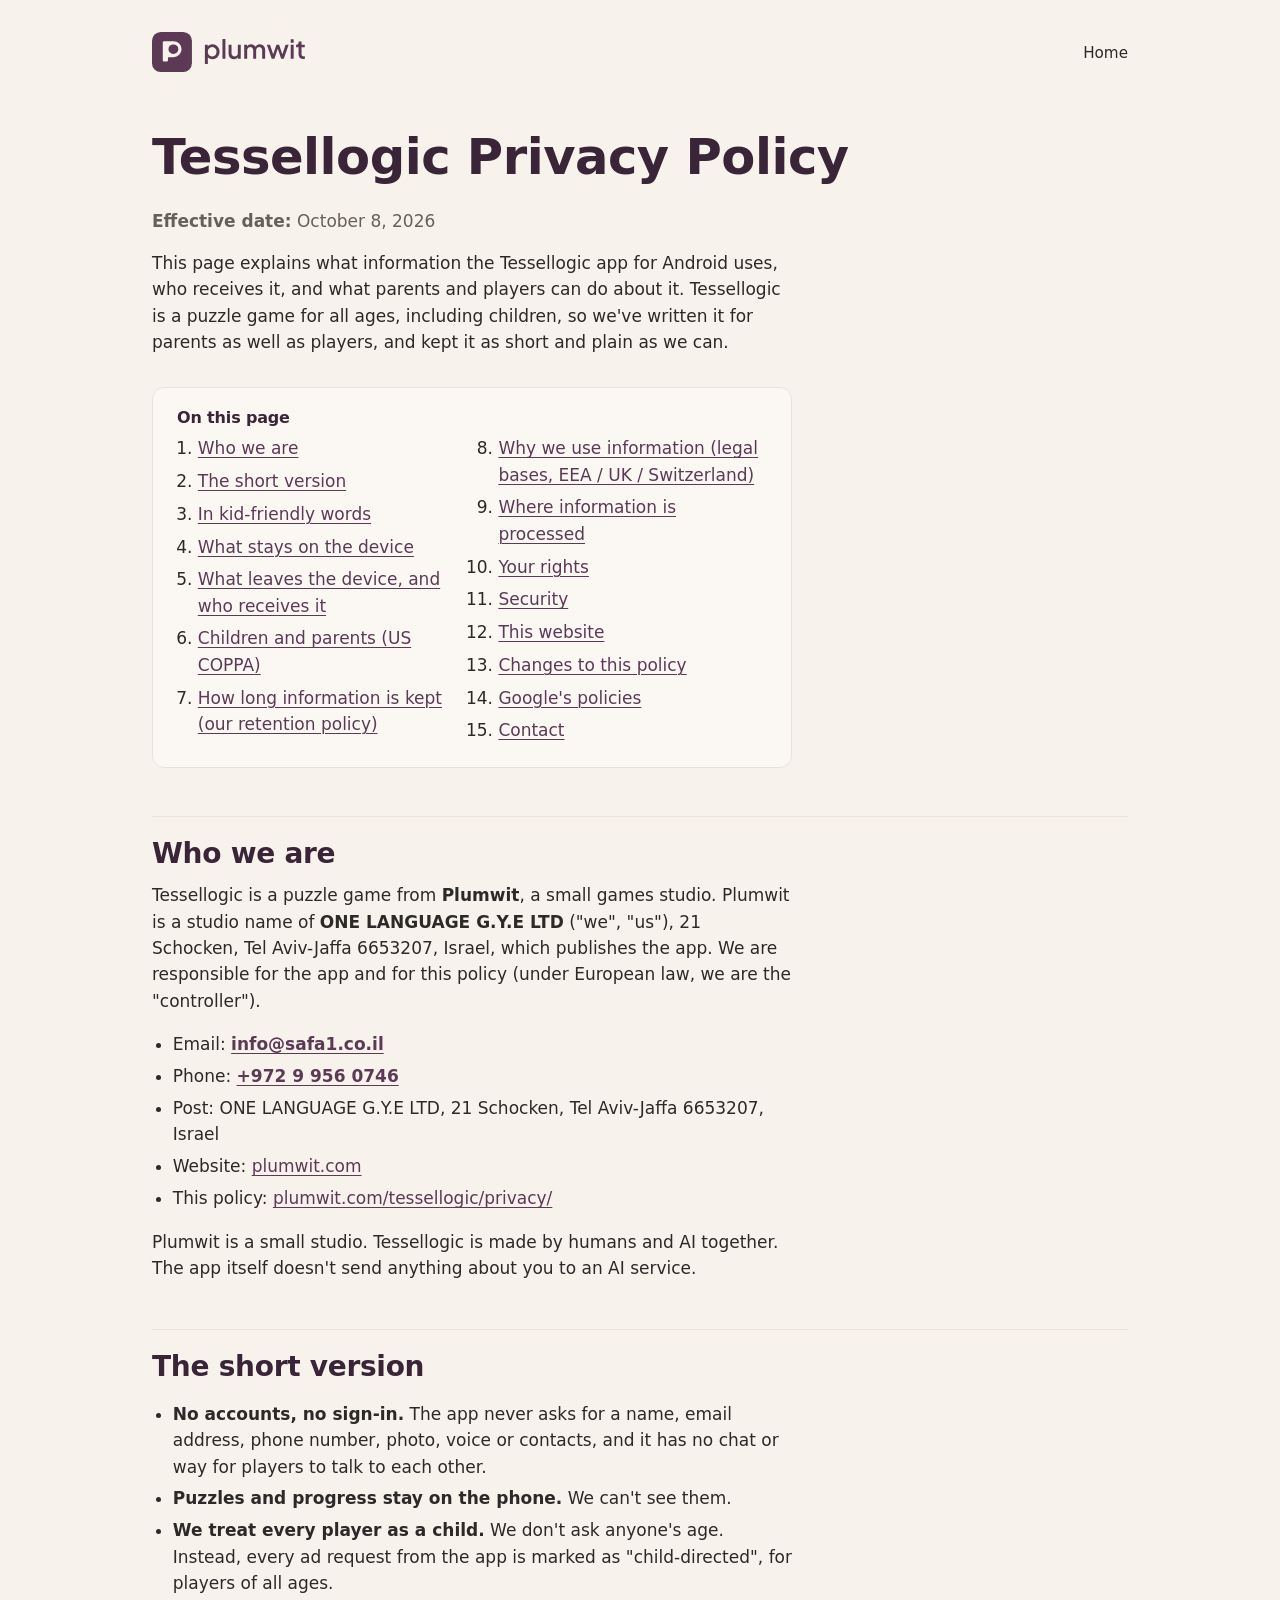
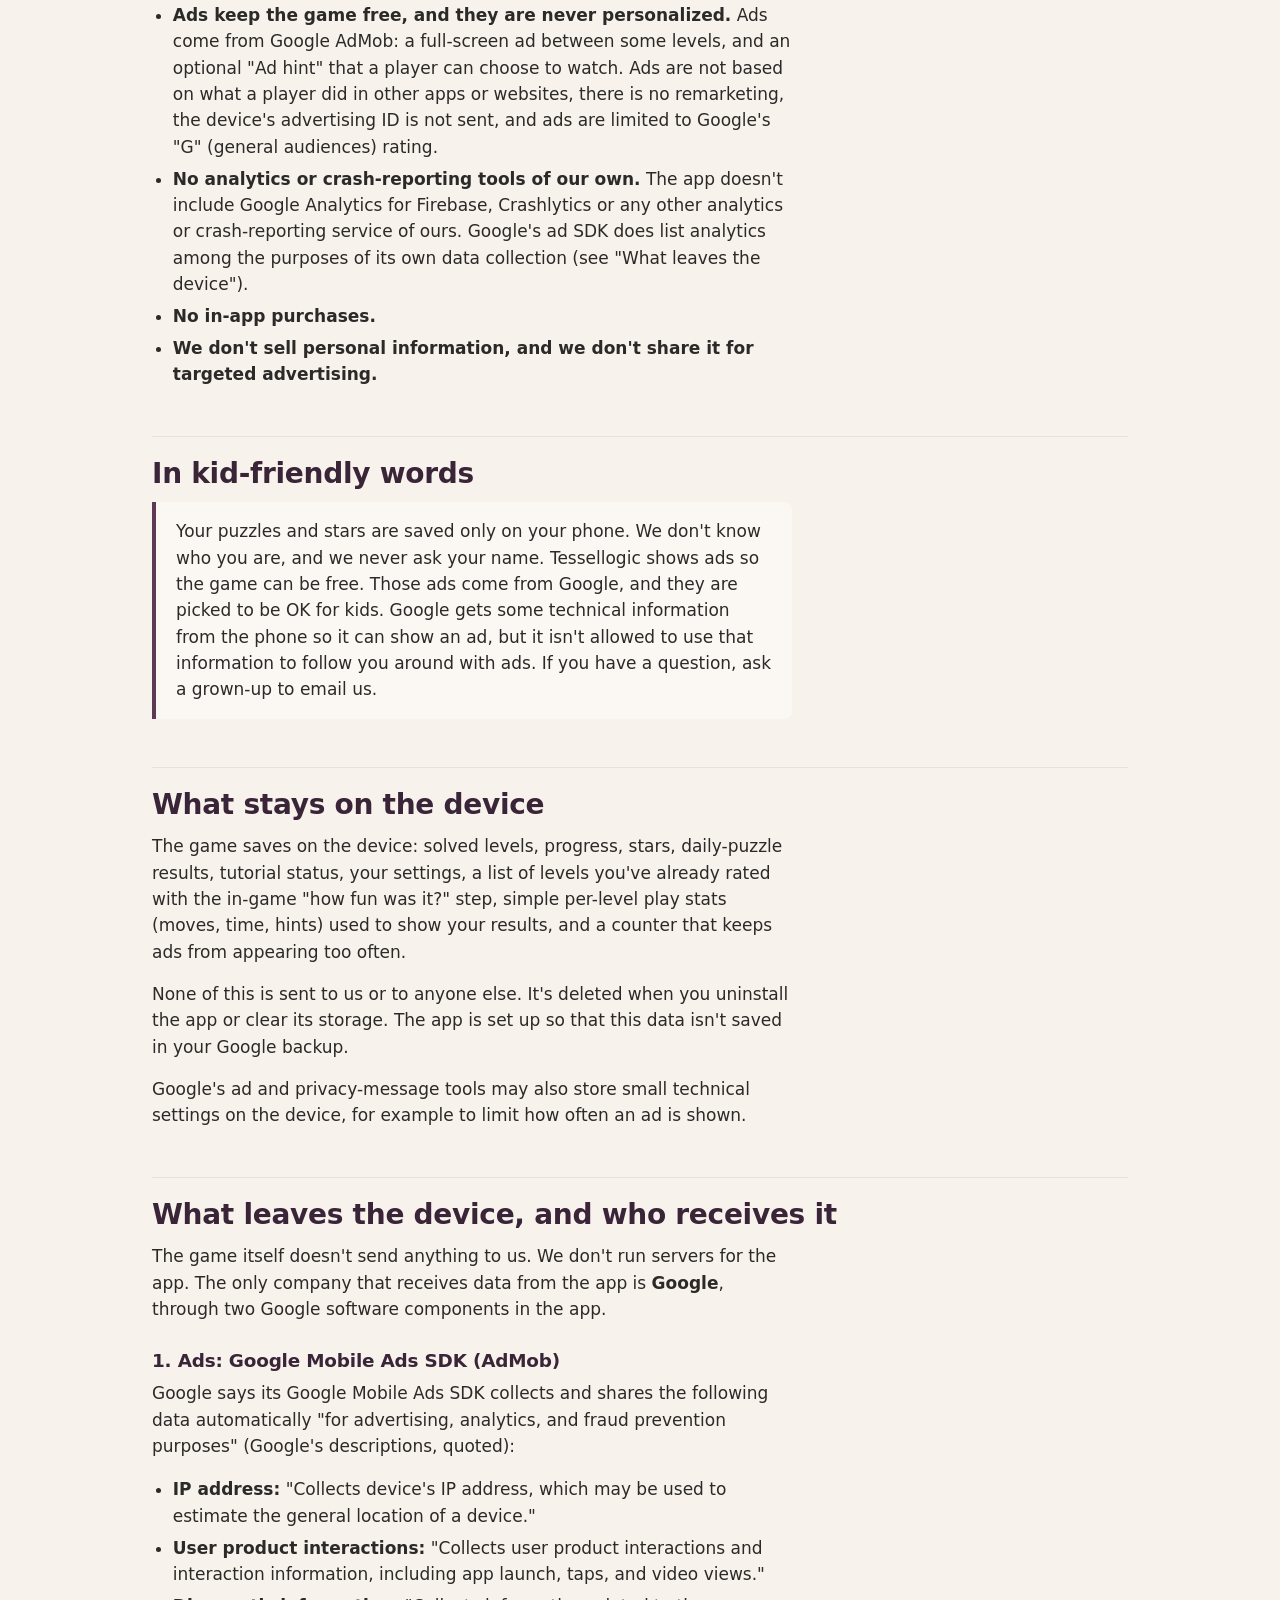
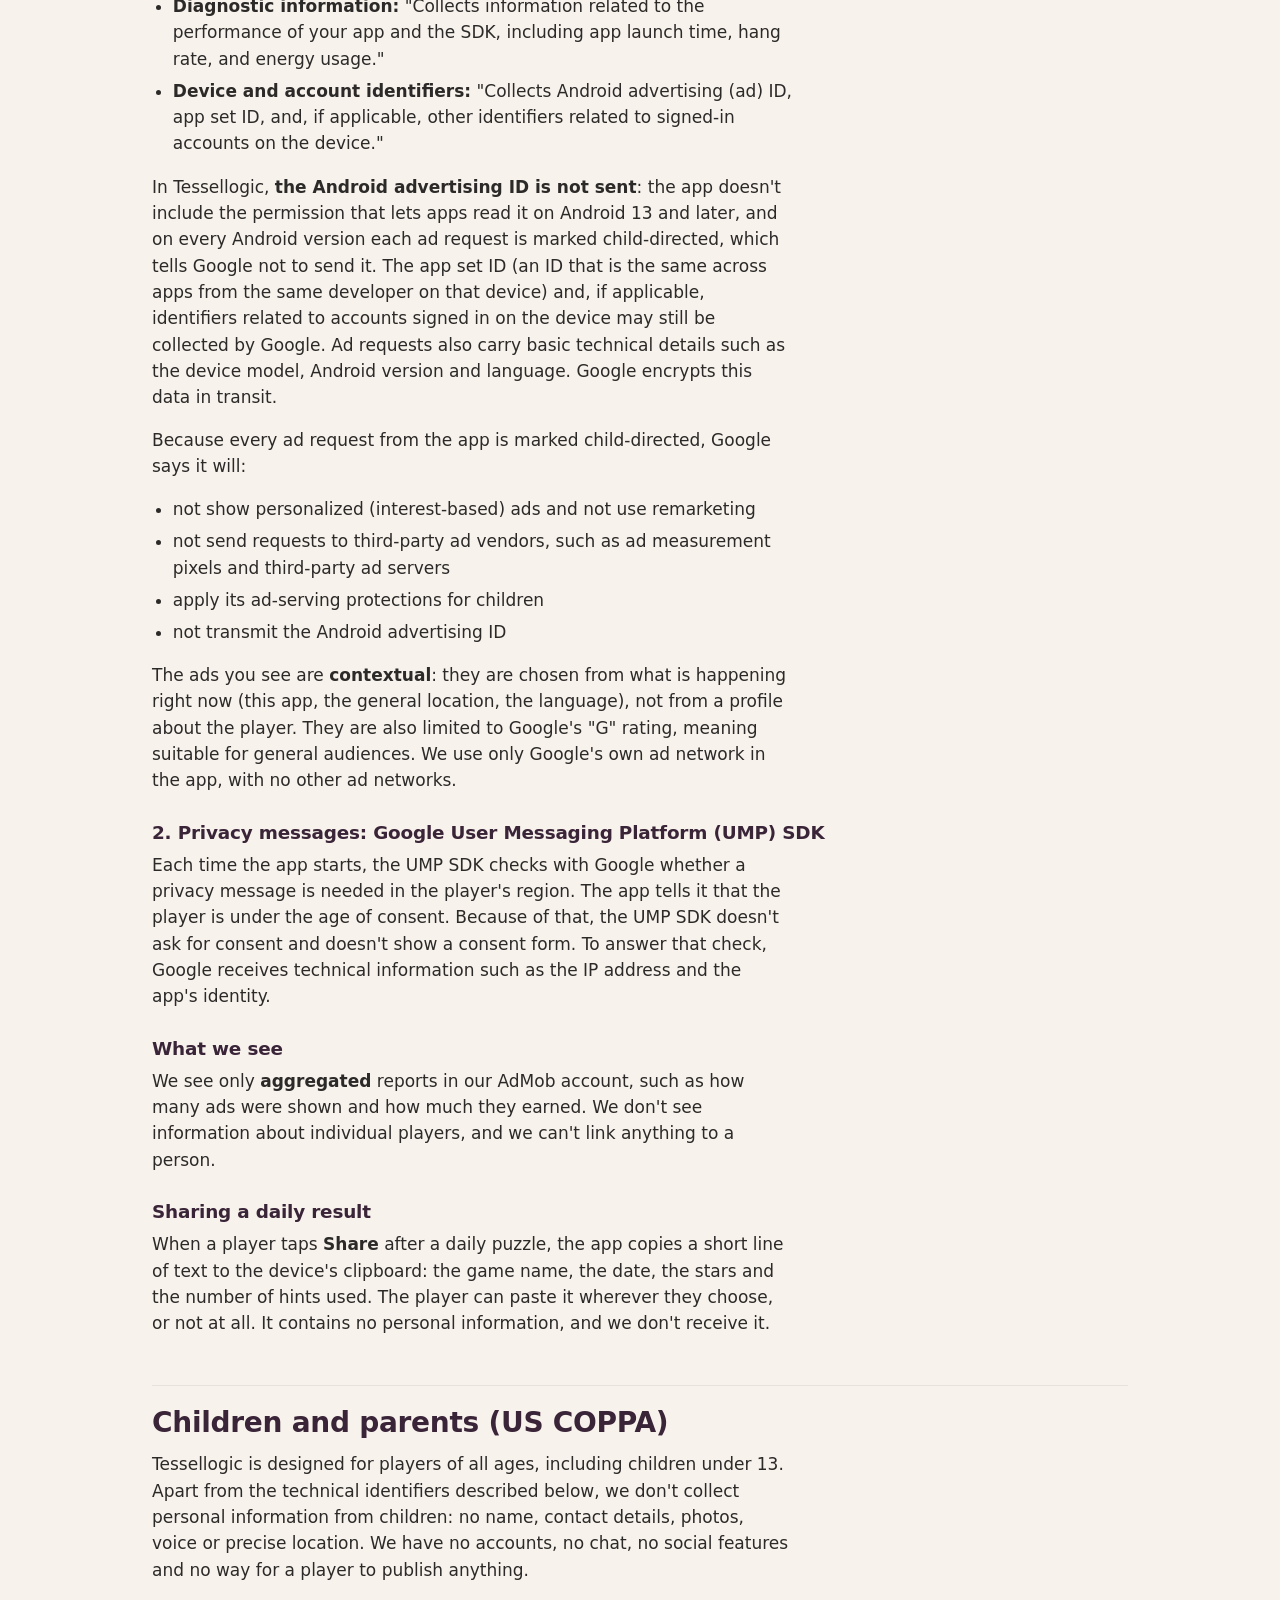
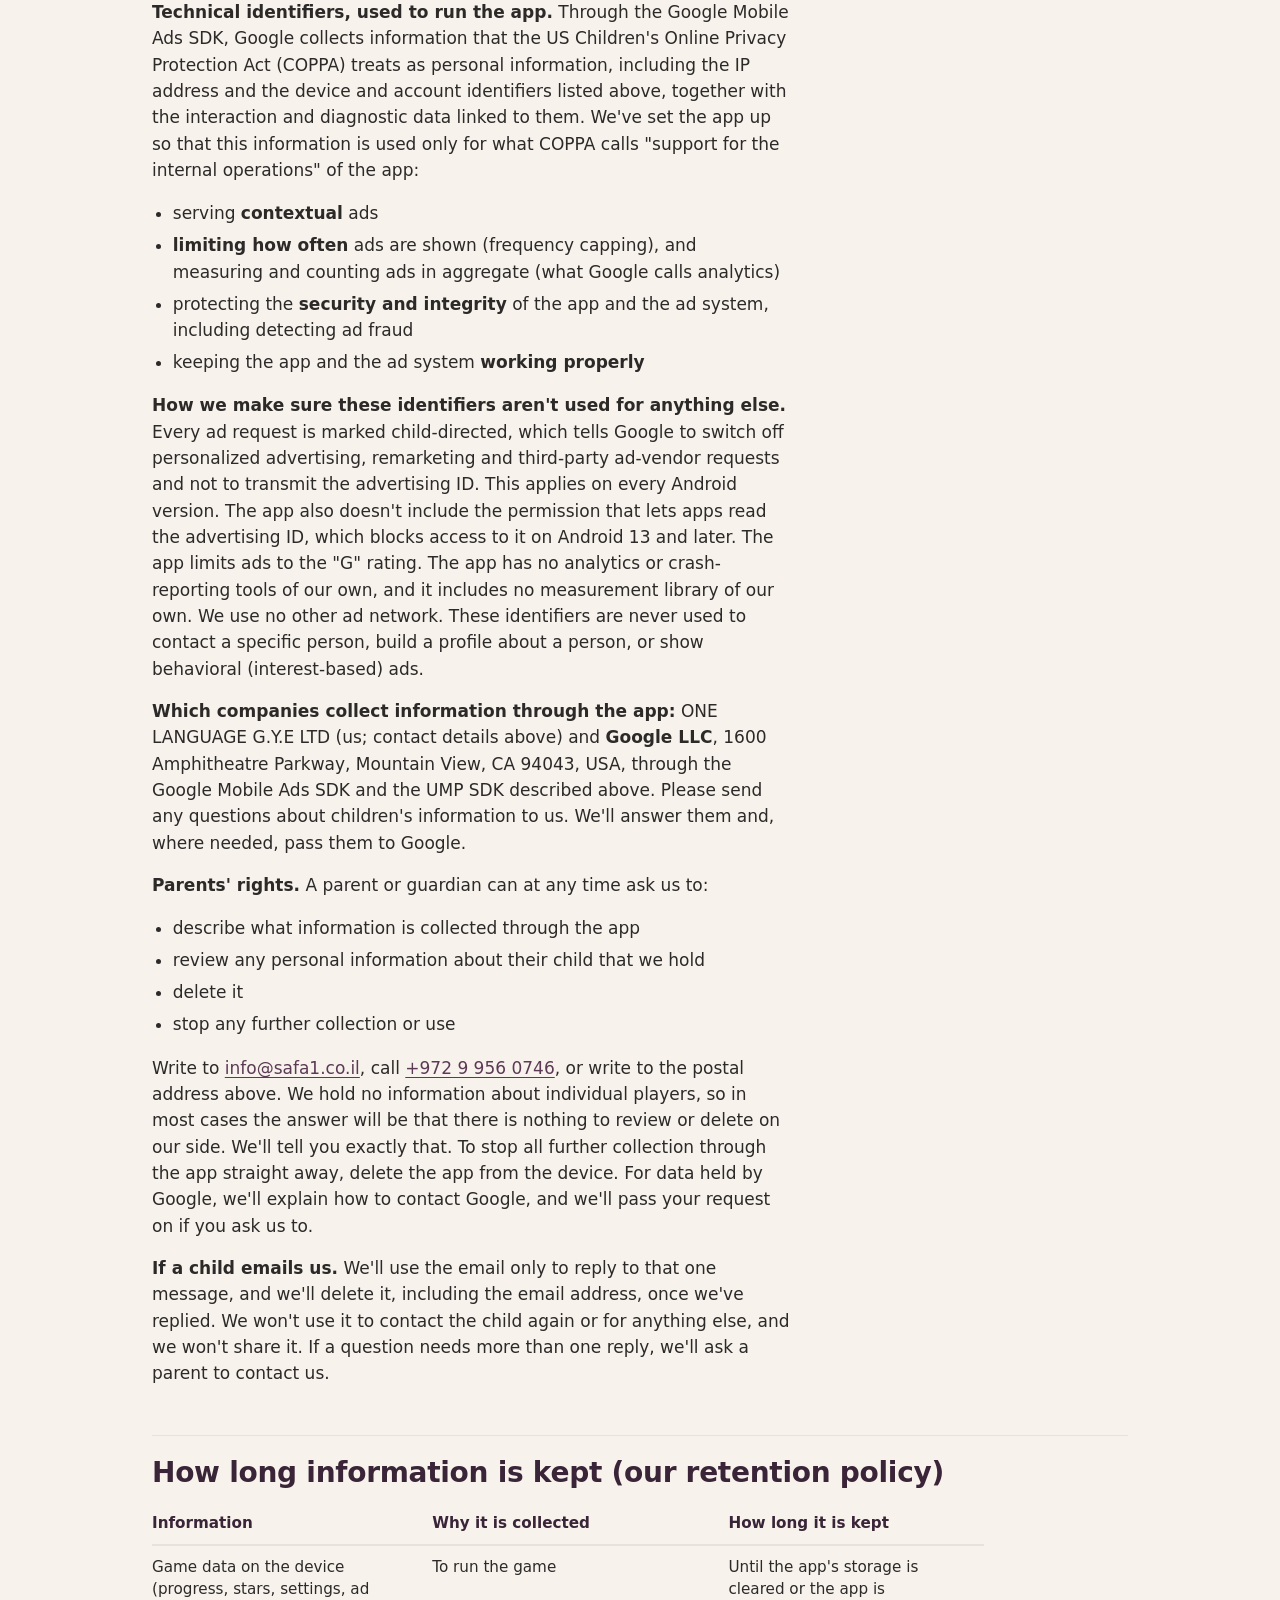
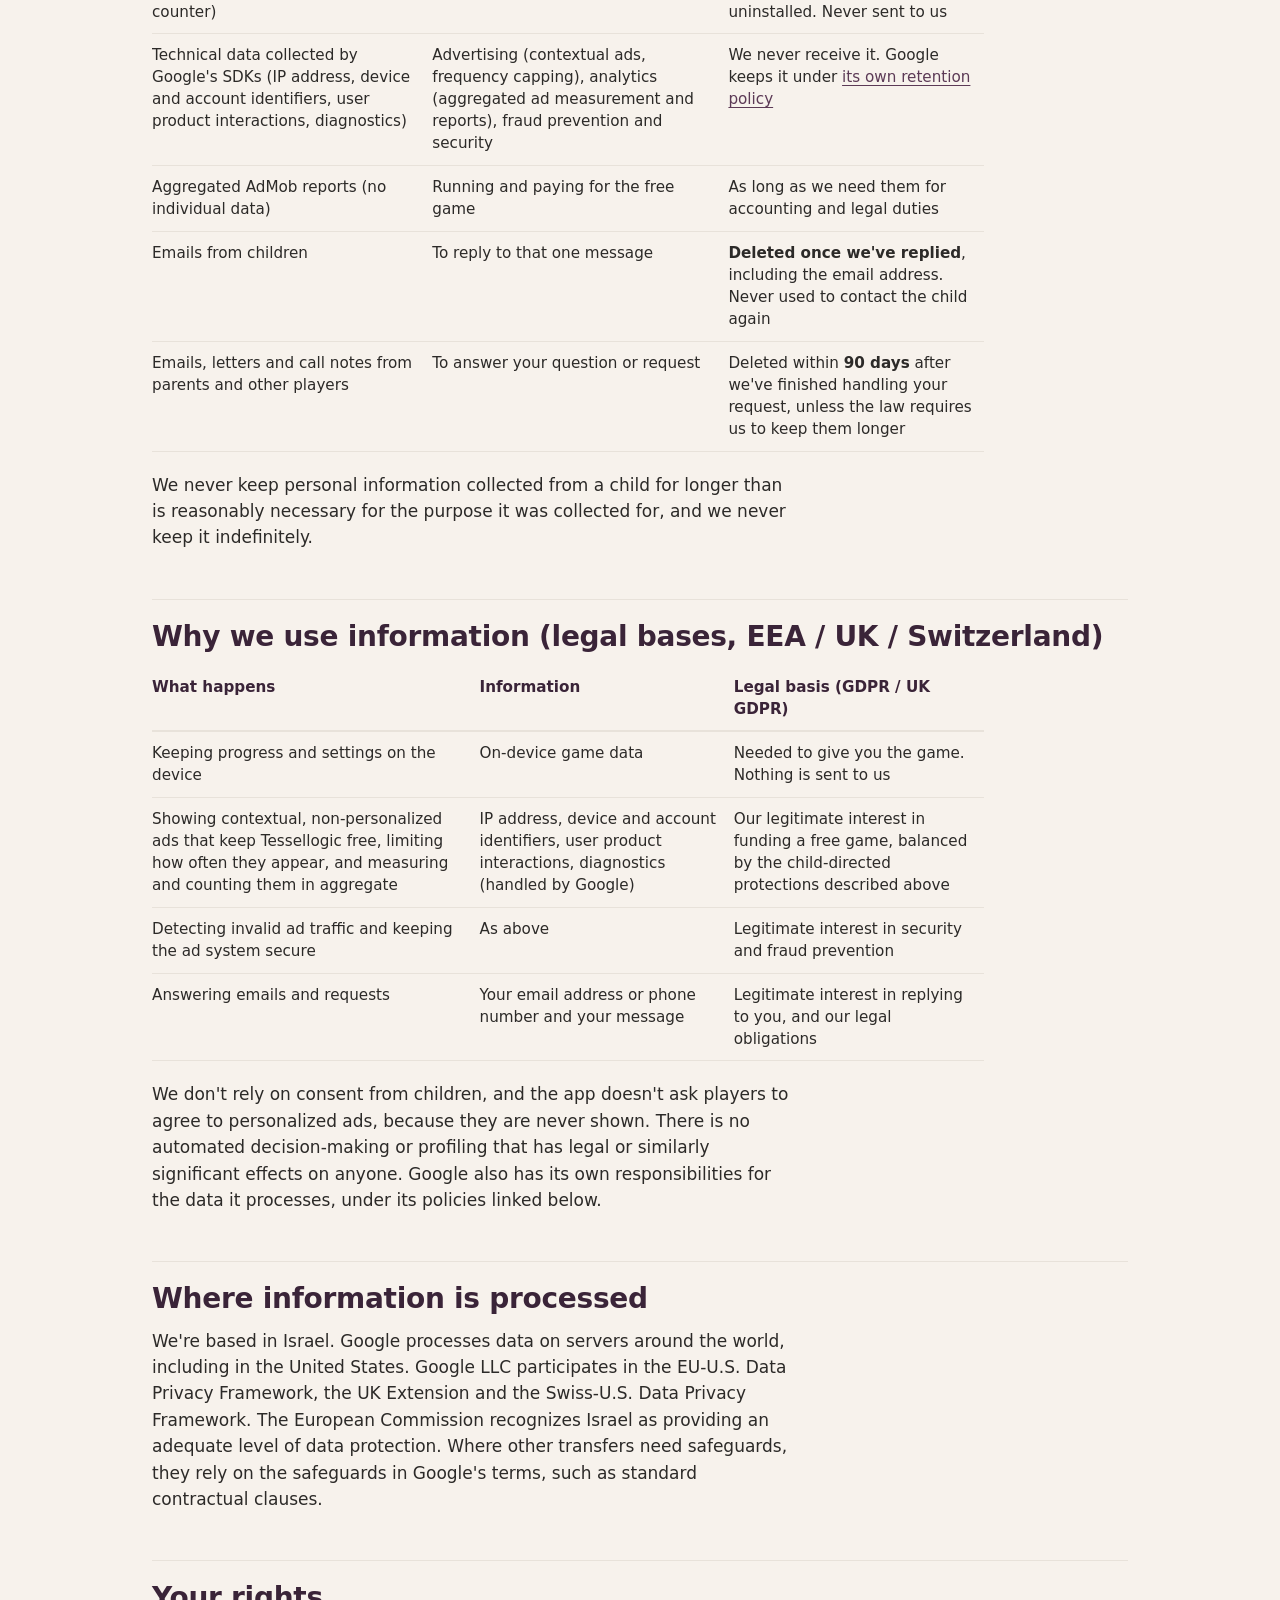
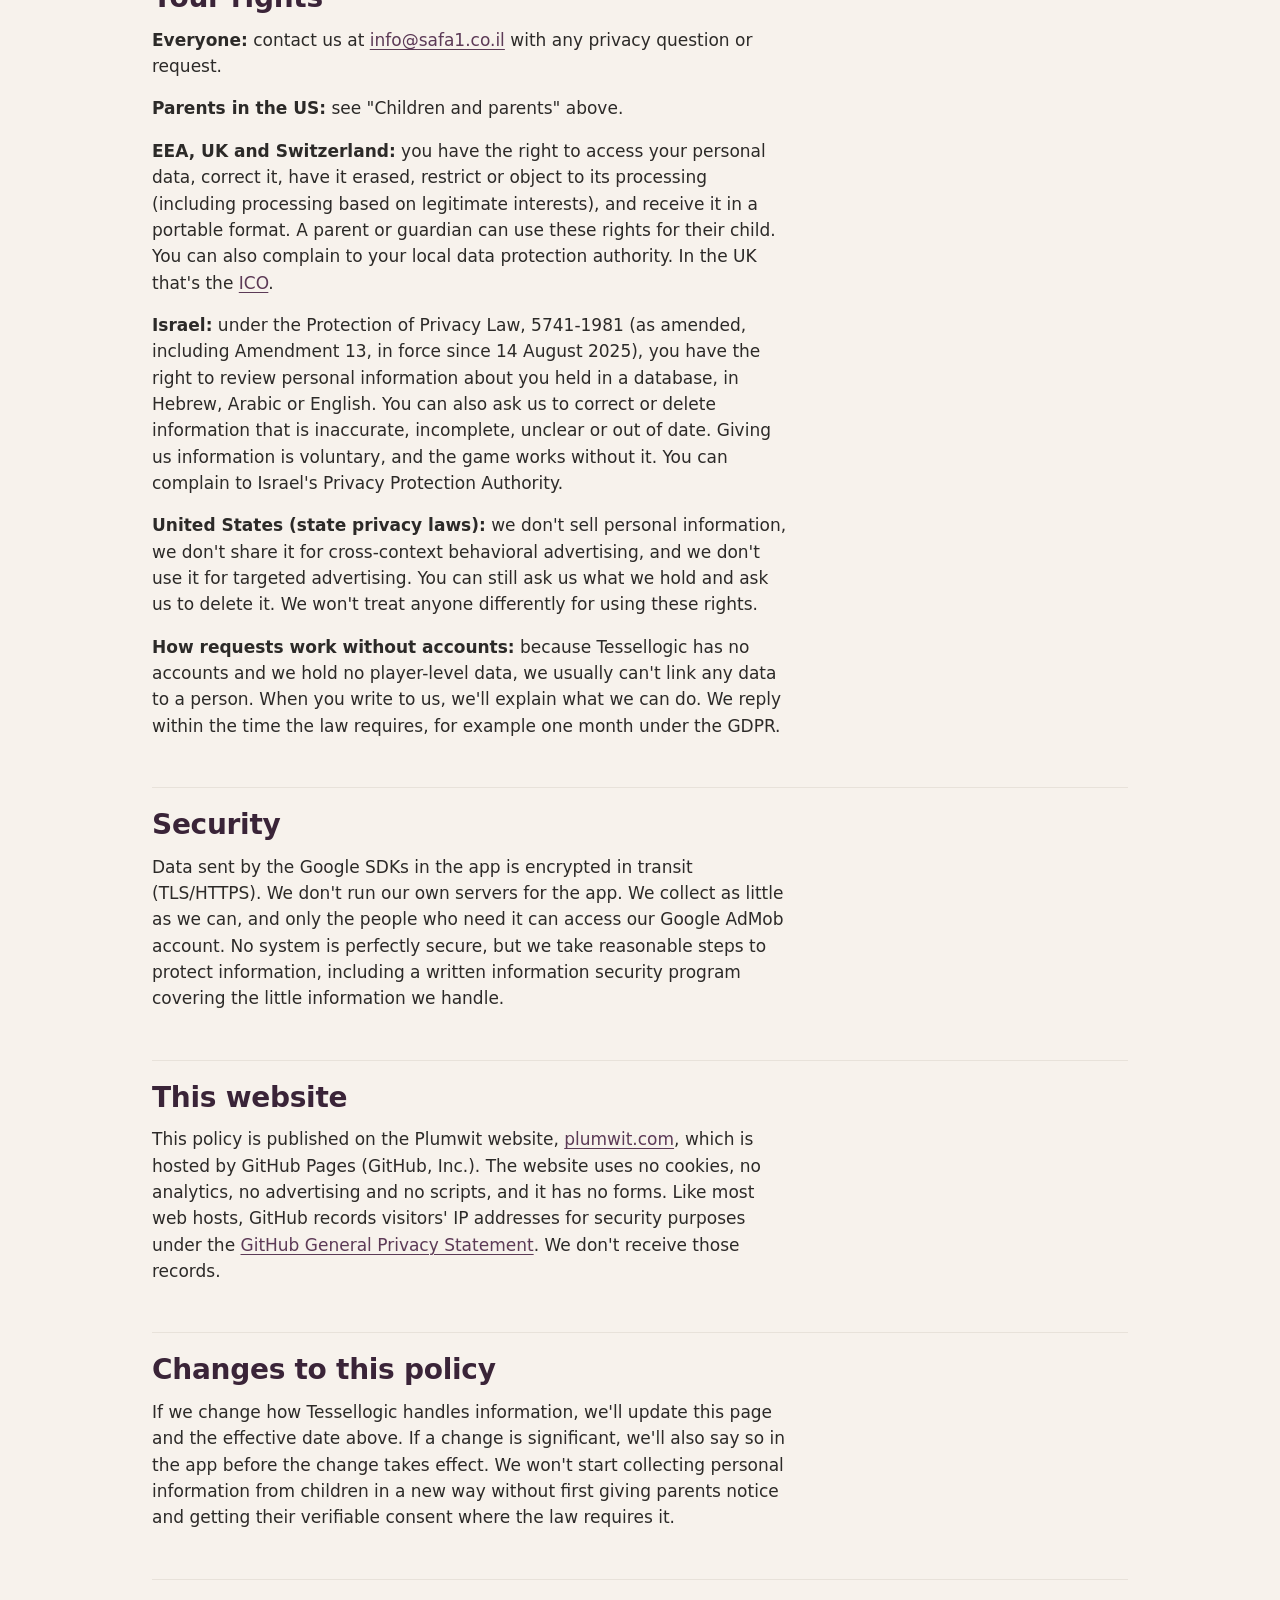
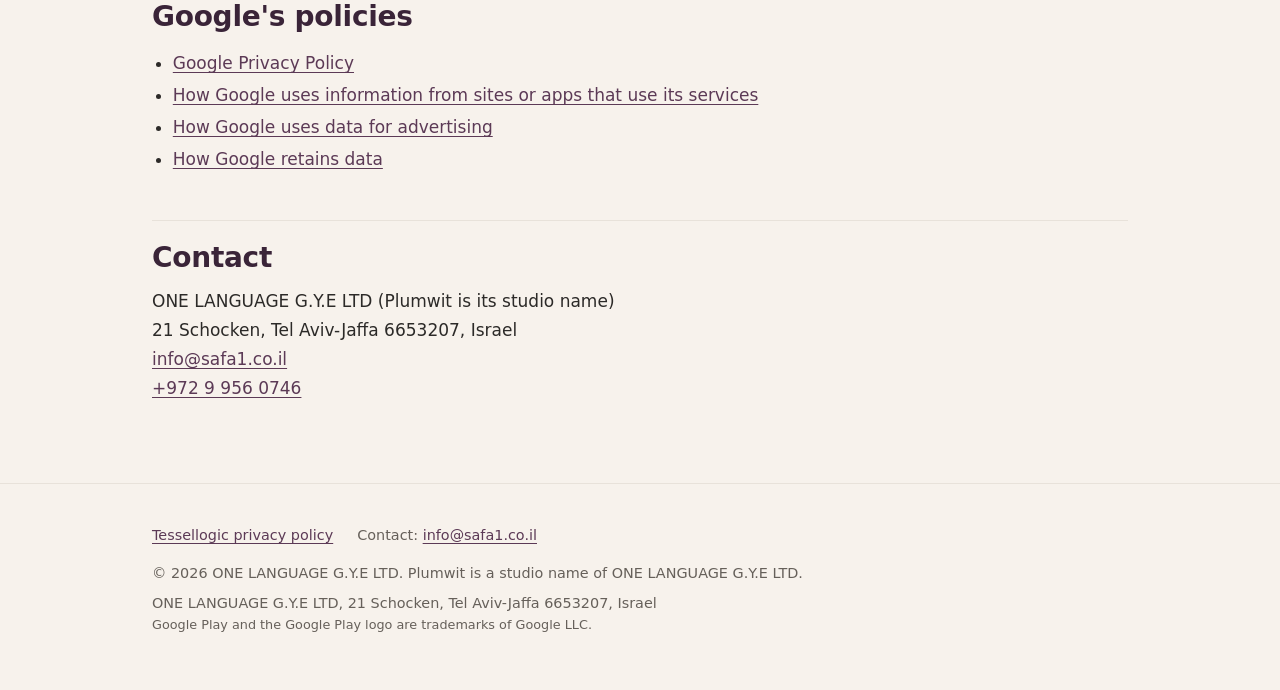
<file: tessellogic/privacy/index.html>
<!DOCTYPE html>
<html lang="en">
<head>
<meta charset="utf-8">
<meta name="viewport" content="width=device-width, initial-scale=1">
<meta http-equiv="Content-Security-Policy" content="default-src 'none'; style-src 'self'; img-src 'self'; base-uri 'none'; form-action 'none'">
<meta name="referrer" content="strict-origin-when-cross-origin">
<meta name="color-scheme" content="light">
<meta name="theme-color" content="#F7F2EC">
<title>Tessellogic Privacy Policy | plumwit</title>
<meta name="description" content="Privacy policy for the Tessellogic puzzle game for Android, including information for parents. Plumwit is a studio name of ONE LANGUAGE G.Y.E LTD.">
<link rel="canonical" href="https://plumwit.com/tessellogic/privacy/">
<link rel="icon" href="../../favicon.svg" type="image/svg+xml">
<link rel="icon" href="../../favicon.ico" sizes="32x32 48x48">
<link rel="apple-touch-icon" href="../../assets/apple-touch-icon.png">
<link rel="stylesheet" href="../../assets/site.css">
</head>
<body>
<a class="skip" href="#main">Skip to content</a>
<header class="site-header">
<div class="wrap">
<a class="brand" href="../../"><img src="../../assets/plumwit-lockup.svg" width="160" height="40" alt="plumwit home"></a>
<nav class="site-nav" aria-label="Main"><a href="../../">Home</a></nav>
</div>
</header>
<main id="main">
<article class="doc">
<div class="wrap">
<h1 id="tessellogic-privacy-policy">Tessellogic Privacy Policy</h1>
<p class="meta"><strong>Effective date:</strong> October 8, 2026</p>
<p>This page explains what information the Tessellogic app for Android uses, who receives it, and what parents and players can do about it. Tessellogic is a puzzle game for all ages, including children, so we've written it for parents as well as players, and kept it as short and plain as we can.</p>
<nav class="toc" aria-labelledby="toc-title"><h2 id="toc-title">On this page</h2><ol><li><a href="#who-we-are">Who we are</a></li><li><a href="#the-short-version">The short version</a></li><li><a href="#in-kid-friendly-words">In kid-friendly words</a></li><li><a href="#what-stays-on-the-device">What stays on the device</a></li><li><a href="#what-leaves-the-device-and-who-receives-it">What leaves the device, and who receives it</a></li><li><a href="#children-and-parents-us-coppa">Children and parents (US COPPA)</a></li><li><a href="#how-long-information-is-kept-our-retention-policy">How long information is kept (our retention policy)</a></li><li><a href="#why-we-use-information-legal-bases-eea-uk-switzerland">Why we use information (legal bases, EEA / UK / Switzerland)</a></li><li><a href="#where-information-is-processed">Where information is processed</a></li><li><a href="#your-rights">Your rights</a></li><li><a href="#security">Security</a></li><li><a href="#this-website">This website</a></li><li><a href="#changes-to-this-policy">Changes to this policy</a></li><li><a href="#google-s-policies">Google's policies</a></li><li><a href="#contact">Contact</a></li></ol></nav>
<h2 id="who-we-are">Who we are</h2>
<p>Tessellogic is a puzzle game from <strong>Plumwit</strong>, a small games studio. Plumwit is a studio name of <strong>ONE LANGUAGE G.Y.E LTD</strong> ("we", "us"), 21 Schocken, Tel Aviv-Jaffa 6653207, Israel, which publishes the app. We are responsible for the app and for this policy (under European law, we are the "controller").</p>
<ul><li>Email: <strong><a href="mailto:info@safa1.co.il">info@safa1.co.il</a></strong></li><li>Phone: <strong><a href="tel:+97299560746">+972 9 956 0746</a></strong></li><li>Post: ONE LANGUAGE G.Y.E LTD, 21 Schocken, Tel Aviv-Jaffa 6653207, Israel</li><li>Website: <a href="../../">plumwit.com</a></li><li>This policy: <a href="./">plumwit.com/tessellogic/privacy/</a></li></ul>
<p>Plumwit is a small studio. Tessellogic is made by humans and AI together. The app itself doesn't send anything about you to an AI service.</p>
<h2 id="the-short-version">The short version</h2>
<ul><li><strong>No accounts, no sign-in.</strong> The app never asks for a name, email address, phone number, photo, voice or contacts, and it has no chat or way for players to talk to each other.</li><li><strong>Puzzles and progress stay on the phone.</strong> We can't see them.</li><li><strong>We treat every player as a child.</strong> We don't ask anyone's age. Instead, every ad request from the app is marked as "child-directed", for players of all ages.</li><li><strong>Ads keep the game free, and they are never personalized.</strong> Ads come from Google AdMob: a full-screen ad between some levels, and an optional "Ad hint" that a player can choose to watch. Ads are not based on what a player did in other apps or websites, there is no remarketing, the device's advertising ID is not sent, and ads are limited to Google's "G" (general audiences) rating.</li><li><strong>No analytics or crash-reporting tools of our own.</strong> The app doesn't include Google Analytics for Firebase, Crashlytics or any other analytics or crash-reporting service of ours. Google's ad SDK does list analytics among the purposes of its own data collection (see "What leaves the device").</li><li><strong>No in-app purchases.</strong></li><li><strong>We don't sell personal information, and we don't share it for targeted advertising.</strong></li></ul>
<h2 id="in-kid-friendly-words">In kid-friendly words</h2>
<p class="kid">Your puzzles and stars are saved only on your phone. We don't know who you are, and we never ask your name. Tessellogic shows ads so the game can be free. Those ads come from Google, and they are picked to be OK for kids. Google gets some technical information from the phone so it can show an ad, but it isn't allowed to use that information to follow you around with ads. If you have a question, ask a grown-up to email us.</p>
<h2 id="what-stays-on-the-device">What stays on the device</h2>
<p>The game saves on the device: solved levels, progress, stars, daily-puzzle results, tutorial status, your settings, a list of levels you've already rated with the in-game "how fun was it?" step, simple per-level play stats (moves, time, hints) used to show your results, and a counter that keeps ads from appearing too often.</p>
<p>None of this is sent to us or to anyone else. It's deleted when you uninstall the app or clear its storage. The app is set up so that this data isn't saved in your Google backup.</p>
<p>Google's ad and privacy-message tools may also store small technical settings on the device, for example to limit how often an ad is shown.</p>
<h2 id="what-leaves-the-device-and-who-receives-it">What leaves the device, and who receives it</h2>
<p>The game itself doesn't send anything to us. We don't run servers for the app. The only company that receives data from the app is <strong>Google</strong>, through two Google software components in the app.</p>
<h3 id="1-ads-google-mobile-ads-sdk-admob">1. Ads: Google Mobile Ads SDK (AdMob)</h3>
<p>Google says its Google Mobile Ads SDK collects and shares the following data automatically "for advertising, analytics, and fraud prevention purposes" (Google's descriptions, quoted):</p>
<ul><li><strong>IP address:</strong> "Collects device's IP address, which may be used to estimate the general location of a device."</li><li><strong>User product interactions:</strong> "Collects user product interactions and interaction information, including app launch, taps, and video views."</li><li><strong>Diagnostic information:</strong> "Collects information related to the performance of your app and the SDK, including app launch time, hang rate, and energy usage."</li><li><strong>Device and account identifiers:</strong> "Collects Android advertising (ad) ID, app set ID, and, if applicable, other identifiers related to signed-in accounts on the device."</li></ul>
<p>In Tessellogic, <strong>the Android advertising ID is not sent</strong>: the app doesn't include the permission that lets apps read it on Android 13 and later, and on every Android version each ad request is marked child-directed, which tells Google not to send it. The app set ID (an ID that is the same across apps from the same developer on that device) and, if applicable, identifiers related to accounts signed in on the device may still be collected by Google. Ad requests also carry basic technical details such as the device model, Android version and language. Google encrypts this data in transit.</p>
<p>Because every ad request from the app is marked child-directed, Google says it will:</p>
<ul><li>not show personalized (interest-based) ads and not use remarketing</li><li>not send requests to third-party ad vendors, such as ad measurement pixels and third-party ad servers</li><li>apply its ad-serving protections for children</li><li>not transmit the Android advertising ID</li></ul>
<p>The ads you see are <strong>contextual</strong>: they are chosen from what is happening right now (this app, the general location, the language), not from a profile about the player. They are also limited to Google's "G" rating, meaning suitable for general audiences. We use only Google's own ad network in the app, with no other ad networks.</p>
<h3 id="2-privacy-messages-google-user-messaging-platform-ump-sdk">2. Privacy messages: Google User Messaging Platform (UMP) SDK</h3>
<p>Each time the app starts, the UMP SDK checks with Google whether a privacy message is needed in the player's region. The app tells it that the player is under the age of consent. Because of that, the UMP SDK doesn't ask for consent and doesn't show a consent form. To answer that check, Google receives technical information such as the IP address and the app's identity.</p>
<h3 id="what-we-see">What we see</h3>
<p>We see only <strong>aggregated</strong> reports in our AdMob account, such as how many ads were shown and how much they earned. We don't see information about individual players, and we can't link anything to a person.</p>
<h3 id="sharing-a-daily-result">Sharing a daily result</h3>
<p>When a player taps <strong>Share</strong> after a daily puzzle, the app copies a short line of text to the device's clipboard: the game name, the date, the stars and the number of hints used. The player can paste it wherever they choose, or not at all. It contains no personal information, and we don't receive it.</p>
<h2 id="children-and-parents-us-coppa">Children and parents (US COPPA)</h2>
<p>Tessellogic is designed for players of all ages, including children under 13. Apart from the technical identifiers described below, we don't collect personal information from children: no name, contact details, photos, voice or precise location. We have no accounts, no chat, no social features and no way for a player to publish anything.</p>
<p><strong>Technical identifiers, used to run the app.</strong> Through the Google Mobile Ads SDK, Google collects information that the US Children's Online Privacy Protection Act (COPPA) treats as personal information, including the IP address and the device and account identifiers listed above, together with the interaction and diagnostic data linked to them. We've set the app up so that this information is used only for what COPPA calls "support for the internal operations" of the app:</p>
<ul><li>serving <strong>contextual</strong> ads</li><li><strong>limiting how often</strong> ads are shown (frequency capping), and measuring and counting ads in aggregate (what Google calls analytics)</li><li>protecting the <strong>security and integrity</strong> of the app and the ad system, including detecting ad fraud</li><li>keeping the app and the ad system <strong>working properly</strong></li></ul>
<p><strong>How we make sure these identifiers aren't used for anything else.</strong> Every ad request is marked child-directed, which tells Google to switch off personalized advertising, remarketing and third-party ad-vendor requests and not to transmit the advertising ID. This applies on every Android version. The app also doesn't include the permission that lets apps read the advertising ID, which blocks access to it on Android 13 and later. The app limits ads to the "G" rating. The app has no analytics or crash-reporting tools of our own, and it includes no measurement library of our own. We use no other ad network. These identifiers are never used to contact a specific person, build a profile about a person, or show behavioral (interest-based) ads.</p>
<p><strong>Which companies collect information through the app:</strong> ONE LANGUAGE G.Y.E LTD (us; contact details above) and <strong>Google LLC</strong>, 1600 Amphitheatre Parkway, Mountain View, CA 94043, USA, through the Google Mobile Ads SDK and the UMP SDK described above. Please send any questions about children's information to us. We'll answer them and, where needed, pass them to Google.</p>
<p><strong>Parents' rights.</strong> A parent or guardian can at any time ask us to:</p>
<ul><li>describe what information is collected through the app</li><li>review any personal information about their child that we hold</li><li>delete it</li><li>stop any further collection or use</li></ul>
<p>Write to <a href="mailto:info@safa1.co.il">info@safa1.co.il</a>, call <a href="tel:+97299560746">+972 9 956 0746</a>, or write to the postal address above. We hold no information about individual players, so in most cases the answer will be that there is nothing to review or delete on our side. We'll tell you exactly that. To stop all further collection through the app straight away, delete the app from the device. For data held by Google, we'll explain how to contact Google, and we'll pass your request on if you ask us to.</p>
<p><strong>If a child emails us.</strong> We'll use the email only to reply to that one message, and we'll delete it, including the email address, once we've replied. We won't use it to contact the child again or for anything else, and we won't share it. If a question needs more than one reply, we'll ask a parent to contact us.</p>
<h2 id="how-long-information-is-kept-our-retention-policy">How long information is kept (our retention policy)</h2>
<div class="tbl"><table role="table"><thead role="rowgroup"><tr role="row"><th scope="col" role="columnheader">Information</th><th scope="col" role="columnheader">Why it is collected</th><th scope="col" role="columnheader">How long it is kept</th></tr></thead><tbody role="rowgroup">
<tr role="row"><td role="cell" data-label="Information">Game data on the device (progress, stars, settings, ad counter)</td><td role="cell" data-label="Why it is collected">To run the game</td><td role="cell" data-label="How long it is kept">Until the app's storage is cleared or the app is uninstalled. Never sent to us</td></tr>
<tr role="row"><td role="cell" data-label="Information">Technical data collected by Google's SDKs (IP address, device and account identifiers, user product interactions, diagnostics)</td><td role="cell" data-label="Why it is collected">Advertising (contextual ads, frequency capping), analytics (aggregated ad measurement and reports), fraud prevention and security</td><td role="cell" data-label="How long it is kept">We never receive it. Google keeps it under <a href="https://policies.google.com/technologies/retention">its own retention policy</a></td></tr>
<tr role="row"><td role="cell" data-label="Information">Aggregated AdMob reports (no individual data)</td><td role="cell" data-label="Why it is collected">Running and paying for the free game</td><td role="cell" data-label="How long it is kept">As long as we need them for accounting and legal duties</td></tr>
<tr role="row"><td role="cell" data-label="Information">Emails from children</td><td role="cell" data-label="Why it is collected">To reply to that one message</td><td role="cell" data-label="How long it is kept"><strong>Deleted once we've replied</strong>, including the email address. Never used to contact the child again</td></tr>
<tr role="row"><td role="cell" data-label="Information">Emails, letters and call notes from parents and other players</td><td role="cell" data-label="Why it is collected">To answer your question or request</td><td role="cell" data-label="How long it is kept">Deleted within <strong>90 days</strong> after we've finished handling your request, unless the law requires us to keep them longer</td></tr>
</tbody></table></div>
<p>We never keep personal information collected from a child for longer than is reasonably necessary for the purpose it was collected for, and we never keep it indefinitely.</p>
<h2 id="why-we-use-information-legal-bases-eea-uk-switzerland">Why we use information (legal bases, EEA / UK / Switzerland)</h2>
<div class="tbl"><table role="table"><thead role="rowgroup"><tr role="row"><th scope="col" role="columnheader">What happens</th><th scope="col" role="columnheader">Information</th><th scope="col" role="columnheader">Legal basis (GDPR / UK GDPR)</th></tr></thead><tbody role="rowgroup">
<tr role="row"><td role="cell" data-label="What happens">Keeping progress and settings on the device</td><td role="cell" data-label="Information">On-device game data</td><td role="cell" data-label="Legal basis (GDPR / UK GDPR)">Needed to give you the game. Nothing is sent to us</td></tr>
<tr role="row"><td role="cell" data-label="What happens">Showing contextual, non-personalized ads that keep Tessellogic free, limiting how often they appear, and measuring and counting them in aggregate</td><td role="cell" data-label="Information">IP address, device and account identifiers, user product interactions, diagnostics (handled by Google)</td><td role="cell" data-label="Legal basis (GDPR / UK GDPR)">Our legitimate interest in funding a free game, balanced by the child-directed protections described above</td></tr>
<tr role="row"><td role="cell" data-label="What happens">Detecting invalid ad traffic and keeping the ad system secure</td><td role="cell" data-label="Information">As above</td><td role="cell" data-label="Legal basis (GDPR / UK GDPR)">Legitimate interest in security and fraud prevention</td></tr>
<tr role="row"><td role="cell" data-label="What happens">Answering emails and requests</td><td role="cell" data-label="Information">Your email address or phone number and your message</td><td role="cell" data-label="Legal basis (GDPR / UK GDPR)">Legitimate interest in replying to you, and our legal obligations</td></tr>
</tbody></table></div>
<p>We don't rely on consent from children, and the app doesn't ask players to agree to personalized ads, because they are never shown. There is no automated decision-making or profiling that has legal or similarly significant effects on anyone. Google also has its own responsibilities for the data it processes, under its policies linked below.</p>
<h2 id="where-information-is-processed">Where information is processed</h2>
<p>We're based in Israel. Google processes data on servers around the world, including in the United States. Google LLC participates in the EU-U.S. Data Privacy Framework, the UK Extension and the Swiss-U.S. Data Privacy Framework. The European Commission recognizes Israel as providing an adequate level of data protection. Where other transfers need safeguards, they rely on the safeguards in Google's terms, such as standard contractual clauses.</p>
<h2 id="your-rights">Your rights</h2>
<p><strong>Everyone:</strong> contact us at <a href="mailto:info@safa1.co.il">info@safa1.co.il</a> with any privacy question or request.</p>
<p><strong>Parents in the US:</strong> see "Children and parents" above.</p>
<p><strong>EEA, UK and Switzerland:</strong> you have the right to access your personal data, correct it, have it erased, restrict or object to its processing (including processing based on legitimate interests), and receive it in a portable format. A parent or guardian can use these rights for their child. You can also complain to your local data protection authority. In the UK that's the <a href="https://ico.org.uk/make-a-complaint/">ICO</a>.</p>
<p><strong>Israel:</strong> under the Protection of Privacy Law, 5741-1981 (as amended, including Amendment 13, in force since 14 August 2025), you have the right to review personal information about you held in a database, in Hebrew, Arabic or English. You can also ask us to correct or delete information that is inaccurate, incomplete, unclear or out of date. Giving us information is voluntary, and the game works without it. You can complain to Israel's Privacy Protection Authority.</p>
<p><strong>United States (state privacy laws):</strong> we don't sell personal information, we don't share it for cross-context behavioral advertising, and we don't use it for targeted advertising. You can still ask us what we hold and ask us to delete it. We won't treat anyone differently for using these rights.</p>
<p><strong>How requests work without accounts:</strong> because Tessellogic has no accounts and we hold no player-level data, we usually can't link any data to a person. When you write to us, we'll explain what we can do. We reply within the time the law requires, for example one month under the GDPR.</p>
<h2 id="security">Security</h2>
<p>Data sent by the Google SDKs in the app is encrypted in transit (TLS/HTTPS). We don't run our own servers for the app. We collect as little as we can, and only the people who need it can access our Google AdMob account. No system is perfectly secure, but we take reasonable steps to protect information, including a written information security program covering the little information we handle.</p>
<h2 id="this-website">This website</h2>
<p>This policy is published on the Plumwit website, <a href="../../">plumwit.com</a>, which is hosted by GitHub Pages (GitHub, Inc.). The website uses no cookies, no analytics, no advertising and no scripts, and it has no forms. Like most web hosts, GitHub records visitors' IP addresses for security purposes under the <a href="https://docs.github.com/en/site-policy/privacy-policies/github-general-privacy-statement">GitHub General Privacy Statement</a>. We don't receive those records.</p>
<h2 id="changes-to-this-policy">Changes to this policy</h2>
<p>If we change how Tessellogic handles information, we'll update this page and the effective date above. If a change is significant, we'll also say so in the app before the change takes effect. We won't start collecting personal information from children in a new way without first giving parents notice and getting their verifiable consent where the law requires it.</p>
<h2 id="google-s-policies">Google's policies</h2>
<ul><li><a href="https://policies.google.com/privacy">Google Privacy Policy</a></li><li><a href="https://policies.google.com/technologies/partner-sites">How Google uses information from sites or apps that use its services</a></li><li><a href="https://policies.google.com/technologies/ads">How Google uses data for advertising</a></li><li><a href="https://policies.google.com/technologies/retention">How Google retains data</a></li></ul>
<h2 id="contact">Contact</h2>
<address>ONE LANGUAGE G.Y.E LTD (Plumwit is its studio name)<br>
21 Schocken, Tel Aviv-Jaffa 6653207, Israel<br>
<a href="mailto:info@safa1.co.il">info@safa1.co.il</a><br>
<a href="tel:+97299560746">+972 9 956 0746</a></address>
</div>
</article>
</main>
<footer class="site-footer">
<div class="wrap">
<ul class="footer-links">
<li><a href="../../tessellogic/privacy/">Tessellogic privacy policy</a></li>
<li>Contact: <a href="mailto:info@safa1.co.il">info@safa1.co.il</a></li>
</ul>
<p>&copy; 2026 ONE LANGUAGE G.Y.E LTD. Plumwit is a studio name of ONE LANGUAGE G.Y.E LTD.</p>
<address class="postal">ONE LANGUAGE G.Y.E LTD, 21 Schocken, Tel Aviv-Jaffa 6653207, Israel</address>
<p class="tm">Google Play and the Google Play logo are trademarks of Google LLC.</p>
</div>
</footer>
</body>
</html>
</file>
<file: assets/site.css>
/* Plumwit studio site. Plain CSS: no web fonts, no imports, no external URLs.
   Palette from the Plumwit brand book v1.3. */
:root {
  --paper: #F7F2EC;
  --mist: #E8E2DA;
  --plum: #5C3A56;
  --ink-plum: #3A2438;
  --charcoal: #2C2A28;
  --fine: #66605A;          /* darkened Stone (#9A948C) so small text passes WCAG AA on Paper */
  --clay: #C4A484;
  --placeholder: #F1E1C6;   /* clay tint for visible placeholders */
  --display: "Plus Jakarta Sans", ui-sans-serif, system-ui, -apple-system, BlinkMacSystemFont, "Segoe UI", Roboto, "Helvetica Neue", Arial, sans-serif;
  --body: "Inter", ui-sans-serif, system-ui, -apple-system, BlinkMacSystemFont, "Segoe UI", Roboto, "Helvetica Neue", Arial, sans-serif;
  --measure: 40rem;
  color-scheme: light;
}

*, *::before, *::after { box-sizing: border-box; }

html { -webkit-text-size-adjust: 100%; text-size-adjust: 100%; }

body {
  margin: 0;
  background: var(--paper);
  color: var(--charcoal);
  font: 400 1.0625rem/1.55 var(--body);
}

img { max-width: 100%; height: auto; display: block; }

a { color: var(--plum); text-underline-offset: 0.18em; text-decoration-thickness: 1px; }
a:hover { color: var(--ink-plum); text-decoration-thickness: 2px; }
a:focus-visible, .skip:focus { outline: 3px solid var(--plum); outline-offset: 3px; border-radius: 2px; }

.skip {
  position: absolute; left: 1rem; top: -4rem;
  background: var(--plum); color: var(--paper);
  padding: 0.6rem 1rem; border-radius: 0.5rem; text-decoration: none; z-index: 10;
}
.skip:focus { top: 1rem; color: var(--paper); }

.wrap { width: 100%; max-width: 64rem; margin: 0 auto; padding: 0 1.5rem; }

/* Header */
.site-header { padding: 2rem 0 1rem; }
.site-header .wrap { display: flex; align-items: center; justify-content: space-between; gap: 1rem; flex-wrap: wrap; }
.brand { display: inline-block; border-radius: 0.5rem; }
.brand img { height: 40px; width: auto; }
.site-nav a { font-size: 0.95rem; color: var(--charcoal); text-decoration: none; }
.site-nav a:hover { color: var(--plum); text-decoration: underline; }

/* Type */
h1, h2, h3 { font-family: var(--display); color: var(--ink-plum); line-height: 1.2; letter-spacing: -0.01em; }
h1 { font-weight: 700; font-size: clamp(2rem, 1.4rem + 2.6vw, 3.1rem); margin: 0 0 1.25rem; max-width: 18ch; }
h2 { font-weight: 600; font-size: clamp(1.4rem, 1.2rem + 0.8vw, 1.75rem); margin: 0 0 0.75rem; }
h3 { font-weight: 600; font-size: 1.15rem; margin: 1.75rem 0 0.5rem; }
p, ul, ol, address, .tbl { max-width: var(--measure); }
p { margin: 0 0 1rem; }
.lede { font-size: clamp(1.1rem, 1rem + 0.4vw, 1.3rem); line-height: 1.5; }
.eyebrow { font-family: var(--display); font-weight: 600; font-size: 0.8rem; letter-spacing: 0.12em; text-transform: uppercase; color: var(--plum); margin: 0 0 0.75rem; }
.eyebrow.lc { text-transform: none; letter-spacing: 0.02em; font-size: 0.95rem; }

/* Sections */
main { display: block; }
.hero { padding: 4rem 0 4.5rem; }
.section { padding: 3.5rem 0; border-top: 1px solid var(--mist); }

/* Game card: a framed piece on the wall */
.game { display: grid; grid-template-columns: auto 1fr; gap: 2rem; align-items: start; }
.game-icon { width: 128px; height: 128px; border-radius: 28px; box-shadow: 0 1px 2px rgba(44,42,40,0.08), 0 8px 24px rgba(58,36,56,0.10); }
.game h2 { margin-top: 0.25rem; }
.badge {
  display: inline-block; margin: 0.25rem 0 1.25rem;
  padding: 0.4rem 0.9rem; border: 1.5px solid var(--plum); border-radius: 999px;
  color: var(--plum); font-family: var(--display); font-weight: 600; font-size: 0.9rem;
}
/* Official Google Play badge: unaltered artwork; the PNG carries its own clear space */
.play-badge { margin: 0.25rem 0 1.25rem; }
.play-badge img { display: block; height: 80px; width: auto; }
.site-footer .tm { font-size: 0.8rem; }
.quiet-list { list-style: none; padding: 0; margin: 0; display: grid; gap: 1.5rem; grid-template-columns: repeat(auto-fit, minmax(14rem, 1fr)); max-width: none; }
.quiet-list h3 { margin-top: 0; }
.quiet-list p { margin: 0; }

/* Footer */
.site-footer { border-top: 1px solid var(--mist); padding: 2.5rem 0 3rem; margin-top: 2rem; font-size: 0.9rem; color: var(--fine); }
.site-footer p { margin: 0 0 0.5rem; max-width: none; }
.site-footer address.postal { max-width: none; line-height: 1.55; }
.site-footer a { color: var(--plum); }
.footer-links { list-style: none; padding: 0; margin: 0 0 1rem; display: flex; flex-wrap: wrap; gap: 0.5rem 1.5rem; max-width: none; }

/* Placeholders that must be filled before publishing */
mark.ph {
  background: var(--placeholder); color: var(--charcoal);
  outline: 1.5px dashed var(--clay); outline-offset: 1px;
  padding: 0 0.25em; border-radius: 0.2em; font-weight: 600;
}

/* Policy page */
.doc { padding: 2.5rem 0 3rem; }
.doc h1 { max-width: 24ch; }
.doc h2 { margin-top: 3rem; padding-top: 1.25rem; border-top: 1px solid var(--mist); }
.doc li { margin: 0.35rem 0; }
.doc ul { padding-left: 1.3rem; }
.meta { color: var(--fine); }
.toc { background: #FBF8F4; border: 1px solid var(--mist); border-radius: 0.75rem; padding: 1.25rem 1.5rem; max-width: var(--measure); margin: 2rem 0; }
.toc h2 { margin: 0 0 0.5rem; padding: 0; border: 0; font-size: 1rem; }
.toc ol { margin: 0; padding-left: 1.3rem; columns: 2 16rem; column-gap: 2rem; }
.toc li { margin: 0 0 0.4rem; break-inside: avoid; }
.kid { background: #FBF8F4; border-left: 4px solid var(--plum); padding: 1rem 1.25rem; border-radius: 0 0.5rem 0.5rem 0; }
.tbl { overflow-x: auto; margin: 0 0 1.25rem; max-width: 52rem; }
table { border-collapse: collapse; width: 100%; font-size: 0.95rem; line-height: 1.45; }
th, td { text-align: left; vertical-align: top; border-bottom: 1px solid var(--mist); padding: 0.65rem 0.75rem 0.65rem 0; }
th { font-family: var(--display); font-weight: 600; color: var(--ink-plum); border-bottom: 2px solid var(--mist); }
address { font-style: normal; line-height: 1.7; }

/* 404 */
.notfound { padding: 5rem 0 6rem; }

@media (max-width: 34rem) {
  .game { grid-template-columns: 1fr; gap: 1.25rem; }
  .game-icon { width: 104px; height: 104px; border-radius: 23px; }
  .hero { padding: 2.5rem 0 3rem; }
}

/* Narrow screens (under ~480px): stack each table row as a card; the column name comes from data-label. */
@media (max-width: 30rem) {
  .tbl { overflow-x: visible; }
  .tbl table, .tbl tbody, .tbl tr, .tbl td { display: block; width: 100%; }
  .tbl thead { position: absolute; width: 1px; height: 1px; margin: -1px; padding: 0; overflow: hidden; clip: rect(0 0 0 0); border: 0; }
  .tbl tr { background: #FBF8F4; border: 1px solid var(--mist); border-radius: 0.75rem; padding: 0.35rem 1rem; margin: 0 0 0.85rem; }
  .tbl td { border-bottom: 1px solid var(--mist); padding: 0.6rem 0; overflow-wrap: anywhere; }
  .tbl td:last-child { border-bottom: 0; }
  .tbl td::before { content: attr(data-label); display: block; font-family: var(--display); font-weight: 600; font-size: 0.85rem; color: var(--ink-plum); margin-bottom: 0.15rem; }
}

@media (prefers-reduced-motion: reduce) { * { scroll-behavior: auto !important; } }

@media print {
  .skip, .site-nav, .toc { display: none; }
  body { background: #fff; }
}
</file>
<file: kl-5668c3a3c6/skin/fonts.css>
/* Bundled OFL fonts (no CDN). Paths are relative to this file: keep fonts/ next to it. */
@font-face{font-family:"Fraunces";src:url(fonts/Fraunces-Soft-latin.woff2) format("woff2");font-weight:500 800;font-style:normal;font-display:swap}
@font-face{font-family:"Fraunces";src:url(fonts/Fraunces-Soft-Italic-latin.woff2) format("woff2");font-weight:500 800;font-style:italic;font-display:swap}
@font-face{font-family:"Nunito";src:url(fonts/Nunito-VF-latin.woff2) format("woff2");font-weight:200 1000;font-style:normal;font-display:swap}
</file>
<file: kl-5668c3a3c6/skin/palette.css>
/* Knight Lights — Lantern Night FINAL tokens (Artist, Nov 20 2026).
   Drop-in replacement for the THEME block in prototypes/knight-lights/index.html: same --kl-* names,
   plus a few lantern-only tokens at the bottom (used by lantern.css / win.css). */
:root{
 --kl-bg-1:#0D1B24; --kl-bg-2:#13232C; --kl-bg-3:#1A2B33;      /* night sky, top -> bottom */
 --kl-bg-glow:#5A3A1C;                                        /* warm lantern pool behind the board */
 --kl-on-bg:#F4E7D0;                                          /* text on the night background */
 --kl-ink:#F4E7D0; --kl-ink-soft:#C9B89C; --kl-ink-faint:#7F8A8F;  /* text on dark panels (cards) */
 --kl-card:#22303A; --kl-card-edge:#3C4A50;
 --kl-shadow:0 10px 28px rgba(0,0,0,.45); --kl-shadow-sm:0 4px 10px rgba(0,0,0,.4); --kl-shadow-accent:0 5px 0 #8A4A1C,0 10px 24px rgba(255,159,46,.35);
 --kl-accent:#F0A04B; --kl-accent-ink:#2A1407;                /* amber: primary action ONLY */
 --kl-ghost:rgba(255,231,190,.10); --kl-scrim:rgba(5,10,14,.72);
 --kl-cell-light:#DDBB88; --kl-cell-dark:#946640;             /* maple vs oak: 2.73:1 (WCAG luminance ratio) */
 --kl-clue-dark:#24180F;
 --kl-clue:#24180F; --kl-clue-border:#B07A40; --kl-clue-ink:#F6E7C8;   /* unmet = ebony medallion, brass rim */
 --kl-ok:#FFB54D; --kl-ok-bg:#FFD98A; --kl-ok-ink:#3A1C05;    /* met = lit lantern: amber fill, gold rim + check */
 --kl-error:#FF5A3C; --kl-error-bg:#5E1A12; --kl-error-ink:#FFE1D6; --kl-attack:rgba(255,90,60,.30); --kl-clash:rgba(255,90,60,.30);
 --kl-att-dot:#FFB54D; --kl-att-edge:#2A190E;                 /* attacked squares: ember dot with a dark rim, no fill */
 --kl-preview:#FFE3A6; --kl-preview-edge:#2A190E;             /* would-be attacks: a hollow ring with a dark rim, no fill */
 --kl-dot-min:7px; --kl-diamond-min:8px; --kl-tap-ms:250; --kl-tap-move:10;
 --kl-piece:#3A2416; --kl-piece-locked:#3A2416; --kl-hint-ring:#8FD6E8;  /* moonlight teal = hint / focus, never amber */
 --kl-tile:#2C3B44; --kl-tile-locked:#1B262D;
 --kl-font:"Nunito",system-ui,-apple-system,"Segoe UI",Roboto,sans-serif;
 --kl-font-display:"Fraunces",Georgia,serif;
 --kl-radius-sm:7px; --kl-radius:12px; --kl-radius-lg:18px; --kl-radius-pill:999px;
 --kl-space-1:4px; --kl-space-2:8px; --kl-space-3:12px; --kl-space-4:16px; --kl-space-5:24px;
 --kl-tap:48px; --kl-board-gap:3px;
 --kl-max:420px; --kl-mini:180px; --kl-mini-np:150px; --kl-pad-cta:30px; --kl-grid-cols:5; --kl-dialog:360px;
 --kl-dot:8px; --kl-dot-clue:.24em; --kl-dot-gap:.1em; --kl-status-min:22px; --kl-tile-sm-min:13px;
 --kl-fs-header:20px; --kl-fs-h2:18px; --kl-fs-body:14px; --kl-fs-ghost:14px; --kl-fs-ghost-round:18px;
 --kl-fs-status:15px; --kl-fs-win:24px; --kl-fs-tray:30px; --kl-fs-primary:17px; --kl-fs-secondary:16px;
 --kl-fs-hero-g:44px; --kl-fs-hero:24px; --kl-fs-sect:15px; --kl-fs-sect-pc:22px; --kl-fs-rng:13px;
 --kl-fs-tile:19px; --kl-fs-tile-sm:11px; --kl-fs-foot:13px; --kl-fs-cnt:10px;
 --kl-fs-intro-h:22px; --kl-fs-intro-p:16px; --kl-fs-mini-sq:28px; --kl-fs-clue-demo:24px;
 --kl-fs-np-big:72px; --kl-fs-np-kick:13px; --kl-fs-np-h:24px; --kl-fs-np-p:17px; --kl-fs-done:16px;
 /* lantern-only */
 --kl-frame:#3B2618; --kl-frame-hi:#8A5A34; --kl-brass:#C9934A; --kl-glow:#FF9F2E; --kl-lit:#FFD98A;
 --kl-win-ripple:1000ms; /* documentation only: the ripple length is the RIPPLE constant in win.js */
}
</file>
<file: kl-5668c3a3c6/skin/lantern.css>
/* Knight Lights — Lantern Night skin for prototypes/knight-lights (Artist, Nov 20 2026).
   Load AFTER the prototype's <style> block. Only selectors that already exist in the prototype are used,
   plus #titlescreen (new title screen) and .kl-* classes from win.js. Colours come from palette.css. */
body{background:radial-gradient(120% 55% at 50% 42%,color-mix(in srgb,var(--kl-bg-glow) 60%,transparent) 0%,transparent 62%),linear-gradient(180deg,var(--kl-bg-1) 0%,var(--kl-bg-2) 50%,var(--kl-bg-3) 100%);font-weight:600}
header h1,.info h2,.hero h2,#intro h2,#newpiece h2,#done h2{font-family:var(--kl-font-display);font-weight:650;letter-spacing:.005em}
header h1{font-size:22px}
.ghost{box-shadow:inset 0 0 0 1.5px var(--kl-card-edge);font-weight:800}
.card{box-shadow:inset 0 0 0 1.5px var(--kl-card-edge),var(--kl-shadow)}
.info{background:linear-gradient(90deg,#2B2119,#22262A);box-shadow:inset 0 0 0 1px #5A4430}
.info h2{color:var(--kl-lit)}
/* ---- board: walnut frame + brass inlay ---- */
#board{background:linear-gradient(155deg,var(--kl-frame-hi),var(--kl-frame) 45%,#24160D);padding:9px;border-radius:18px;
  box-shadow:0 0 0 2px #24160D,inset 0 0 0 2px var(--kl-brass),0 18px 40px rgba(0,0,0,.55),0 0 60px rgba(255,159,46,.10)}
.mini{background:linear-gradient(155deg,var(--kl-frame-hi),var(--kl-frame));padding:6px;border-radius:12px;box-shadow:inset 0 0 0 1.5px var(--kl-brass)}
/* squares stay FLAT colours (no grain): keeps the measured 2.73:1 light/dark contrast exact and the attack marks fill-free */
.sq{border-radius:var(--kl-radius-sm)}
.sq .pc svg{width:1.3em;height:1.3em;filter:drop-shadow(0 2px 1.5px rgba(0,0,0,.45))}
/* ---- clue medallions: 3 states that differ by SHAPE/OUTLINE, not only colour ---- */
.sq.clue,.sq.clue.dark{background:radial-gradient(circle at 50% 35%,#3A2A1C,var(--kl-clue) 72%);color:var(--kl-clue-ink);
  box-shadow:inset 0 2px 4px rgba(0,0,0,.6),inset 0 0 0 2px var(--kl-clue-border);border-radius:12px;font-family:var(--kl-font);font-weight:900}
/* met: lit lantern = amber fill, solid double rim (ink + gold) and a check notch in the top-right corner */
.sq.clue.ok{background:radial-gradient(circle at 50% 40%,#FFF1C9,var(--kl-ok-bg) 55%,#F4B24E);color:var(--kl-ok-ink);
  box-shadow:inset 0 0 0 2px #2A1407,inset 0 0 0 4.5px #FFE7A8,0 0 14px 4px rgba(255,159,46,.55);outline:none;z-index:1}
.sq.clue.ok::after{content:"";position:absolute;top:-4px;right:-4px;width:38%;height:38%;min-width:16px;min-height:16px;border-radius:50%;
  background:#2A1407 url("data:image/svg+xml,%3Csvg xmlns='http://www.w3.org/2000/svg' viewBox='0 0 24 24'%3E%3Cpath d='M6 12.5l4 4 8-9' fill='none' stroke='%23FFD98A' stroke-width='3.4' stroke-linecap='round' stroke-linejoin='round'/%3E%3C/svg%3E") center/78% no-repeat;
  box-shadow:0 0 0 2px #FFE7A8}
/* over: ember red, DASHED red outline + notched corners via the dashed ring; dots for the extra attackers are diamonds */
.sq.clue.over{background:radial-gradient(circle at 50% 40%,#7A2418,var(--kl-error-bg));color:var(--kl-error-ink);
  box-shadow:inset 0 0 0 2px #24160D,0 0 12px 3px rgba(255,90,60,.45);outline:3px dashed var(--kl-error);outline-offset:-2px}
/* have/need dots (replace the old corner number): filled = attacking now, hollow = still needed, red diamond = one too many */
.sq.clue .num{text-shadow:0 1px 0 rgba(0,0,0,.35)}
.sq.clue.ok .num{text-shadow:none}
.cd i{border-color:currentColor;opacity:.95}
.cd i.f{background:currentColor}
.cd i.x{width:max(var(--kl-diamond-min),var(--kl-dot-clue));height:max(var(--kl-diamond-min),var(--kl-dot-clue));background:var(--kl-error);border:1.5px solid #FFE1D6;border-radius:2px;transform:rotate(45deg)}
.cd .cdt.x{color:#FFB3A3}
/* ---- attack marks (latest prototype rules: dots + rings, NO fill) ---- */
.sq.att:not(.clue):not(.pv)::after{width:22%;height:22%;background:var(--kl-att-dot);box-shadow:0 0 0 2px var(--kl-att-edge),0 0 8px 2px rgba(255,181,77,.55)}
.sq.pv:not(.clue)::after{width:44%;height:44%;border:3px solid var(--kl-preview);box-shadow:0 0 0 1.5px var(--kl-preview-edge),inset 0 0 0 1.5px var(--kl-preview-edge),0 0 10px rgba(255,217,138,.6)}
/* a clue the held/hovered piece WOULD hit: small hollow ring in the top-LEFT corner (top-right is the met check) */
.sq.clue.pv::before{top:6%;left:6%;right:auto;width:24%;height:24%;background:transparent;border:2.5px solid var(--kl-preview);box-shadow:0 0 0 1.5px var(--kl-preview-edge);box-sizing:border-box}
.sq.pvsrc .ghostpc{opacity:.55;filter:drop-shadow(0 0 6px rgba(255,217,138,.9))}
/* clashing pieces: red ring + red line through the squares between them */
.sq.hit{background:var(--kl-cell-light);box-shadow:inset 0 0 0 3.5px var(--kl-error),0 0 12px 2px rgba(255,90,60,.6)}
.sq.hit.dark{background:var(--kl-cell-dark)}
.sq.clash:not(.clue)::before{height:4px;top:calc(50% - 2px);box-shadow:0 0 0 1.5px var(--kl-att-edge)}
/* hint pieces = moonlight teal ring (never amber, so it can't be confused with "lit") */
.sq.locked{box-shadow:inset 0 0 0 3px var(--kl-hint-ring),0 0 10px rgba(143,214,232,.5)}
.sq.point{box-shadow:inset 0 0 0 4px var(--kl-hint-ring),0 0 0 2px var(--kl-hint-ring)}
@keyframes klpoint{50%{box-shadow:inset 0 0 0 7px var(--kl-hint-ring),0 0 0 2px var(--kl-hint-ring)}}
/* ---- tray, buttons ---- */
#status{color:var(--kl-on-bg)}
.tp{background:linear-gradient(#2A3136,var(--kl-card));box-shadow:inset 0 0 0 1.5px var(--kl-card-edge),var(--kl-shadow-sm)}
.tp .pc svg{width:1.05em;height:1.05em}
.tp.sel{outline:3px solid var(--kl-lit);box-shadow:inset 0 0 0 1.5px var(--kl-card-edge),0 0 16px rgba(255,181,77,.5)}
.primary{background:linear-gradient(#FFC27A,var(--kl-accent) 60%,#D9823A);font-weight:900}
.secondary{background:var(--kl-card);color:var(--kl-ink);box-shadow:inset 0 0 0 1.5px var(--kl-card-edge),var(--kl-shadow-sm)}
#hint{box-shadow:inset 0 0 0 2px var(--kl-brass),var(--kl-shadow-sm)}
/* ---- level select ---- */
.sect h3{color:var(--kl-ink)}
.sect h3 .pc svg{width:1.1em;height:1.1em}
.tile{box-shadow:inset 0 0 0 1.5px var(--kl-card-edge);font-family:var(--kl-font);font-weight:900}
.tile small{color:var(--kl-ok)}
.tile.locked{box-shadow:none}
.dots i.on{background:var(--kl-lit)}
.hero h2{color:var(--kl-lit);text-shadow:0 0 14px rgba(255,159,46,.6)}
/* ---- title screen (new #titlescreen section) ---- */
#titlescreen{justify-content:flex-start;padding-top:56px;position:relative;text-align:center}
#titlescreen .halo{position:absolute;top:10px;left:50%;width:340px;height:340px;transform:translateX(-50%);border-radius:50%;background:radial-gradient(circle,rgba(255,181,77,.42) 0%,rgba(255,159,46,.14) 45%,transparent 70%);pointer-events:none}
#titlescreen .lantern{position:relative;width:150px;height:212px;filter:drop-shadow(0 0 26px rgba(255,159,46,.55))}
#titlescreen .kl-name{margin:18px 0 0;font-family:var(--kl-font-display);line-height:.92;color:var(--kl-on-bg);max-width:100%}
#titlescreen .kl-name .w{display:block;font-weight:600;font-size:52px}
#titlescreen .kl-name .w.glow{font-weight:800;font-style:italic;font-size:64px;color:var(--kl-lit);text-shadow:0 0 22px rgba(255,159,46,.8),0 0 4px var(--kl-lit)}
#titlescreen .strap{margin:12px 0 0;color:var(--kl-ink-soft);font-weight:700;font-size:15px}
#titlescreen .btns{display:flex;flex-direction:column;gap:14px;align-items:center;margin-top:34px}
#titlescreen .btns button{min-width:220px;min-height:52px}
#titlescreen .by{position:absolute;bottom:calc(20px + env(safe-area-inset-bottom));left:0;right:0;margin:0;font-size:12px;letter-spacing:.08em;color:var(--kl-ink-soft);font-weight:700}
.kl-flame{transform-origin:60px 112px;animation:klFlicker 2.6s ease-in-out infinite}
@keyframes klFlicker{0%,100%{transform:scale(1,1)}30%{transform:scale(.96,1.04)}60%{transform:scale(1.03,.97)}}
@media (prefers-reduced-motion:reduce){.kl-flame{animation:none}}

/* 7x7 boards at 360px: thinner frame so squares stay >=44px (tap target floor) */
#board:has(> .sq:nth-child(49)){padding:5px;border-radius:14px}
</file>
<file: kl-5668c3a3c6/skin/win.css>
/* Knight Lights — win moment "All lanterns lit" (Artist, Nov 20 2026). CSS + win.js only, no canvas/images.
   Timeline (default): 0 ms last piece placed -> clue lanterns flare in a ripple outward from that piece (~1.0 s, any board size)
   -> warm board glow (+300 ms) -> banner with Next (+250 ms). Total ~1.55 s + 0.4 s banner slide.
   Every animated element reads its start from a CSS var, so the whole sequence can be frozen at any time t
   for storyboards/tests: set --kl-t:<ms> and --kl-play:paused on <html> (win.js does it for window.KL_WIN_FREEZE). */
:root{--kl-t:0ms;--kl-play:running}
.kl-win .sq{animation-play-state:var(--kl-play)}
/* hide attack marks once solved so the lights read clean */
.kl-win .sq.att::after,.kl-win .sq.pv::after{display:none}
/* 1) each clue lantern flares at its ripple delay, then stays brighter than a normal "met" */
.kl-win .sq.clue.kl-wl{animation:klFlare 520ms cubic-bezier(.2,.9,.3,1.2) both;animation-delay:calc(var(--kl-wd,0ms) - var(--kl-t));animation-play-state:var(--kl-play)}
@keyframes klFlare{
 0%  {transform:scale(1);filter:brightness(1)}
 35% {transform:scale(1.16);filter:brightness(1.35) saturate(1.1);box-shadow:inset 0 0 0 2px #2A1407,inset 0 0 0 4.5px #FFF6DC,0 0 26px 10px rgba(255,200,110,.95)}
 100%{transform:scale(1);filter:brightness(1.08);box-shadow:inset 0 0 0 2px #2A1407,inset 0 0 0 4.5px #FFE7A8,0 0 18px 6px rgba(255,159,46,.75)}}
/* empty squares get a quick warm sheen as the ripple passes (sold-out "wave of light") */
.kl-win .sq.kl-ws:not(.clue)::after{content:"";position:absolute;inset:0;border-radius:inherit;background:radial-gradient(circle,rgba(255,226,160,.75),rgba(255,181,77,0) 70%);opacity:0;width:auto;height:auto;box-shadow:none;display:block;
  animation:klSheen 600ms ease-out both;animation-delay:calc(var(--kl-wd,0ms) - var(--kl-t));animation-play-state:var(--kl-play)}
@keyframes klSheen{0%{opacity:0}30%{opacity:1}100%{opacity:0}}
/* pieces warm up as the light reaches them */
.kl-win .sq.kl-ws .pc svg{animation:klWarm 600ms ease-out both;animation-delay:calc(var(--kl-wd,0ms) - var(--kl-t));animation-play-state:var(--kl-play)}
@keyframes klWarm{to{filter:drop-shadow(0 2px 1.5px rgba(0,0,0,.45)) drop-shadow(0 0 7px rgba(255,190,90,.9))}}
/* 2) warm board glow */
#board.kl-win{animation:klBoardGlow 700ms ease-out both;animation-delay:calc(var(--kl-gd,1200ms) - var(--kl-t));animation-play-state:var(--kl-play)}
@keyframes klBoardGlow{
 from{box-shadow:0 0 0 2px #24160D,inset 0 0 0 2px var(--kl-brass),0 18px 40px rgba(0,0,0,.55),0 0 60px rgba(255,159,46,.10)}
 to  {box-shadow:0 0 0 2px #24160D,inset 0 0 0 2px #FFD98A,0 18px 40px rgba(0,0,0,.55),0 0 70px 18px rgba(255,159,46,.55)}}
/* 3) banner */
.kl-banner{width:100%;display:flex;align-items:center;gap:12px;padding:10px 12px 10px 16px;border-radius:18px;
  background:linear-gradient(90deg,#3B2618,#2A1D14);box-shadow:inset 0 0 0 2px var(--kl-brass),0 10px 28px rgba(0,0,0,.5),0 0 30px rgba(255,159,46,.35);color:var(--kl-on-bg);
  animation:klBanner 420ms cubic-bezier(.2,.9,.3,1.15) both;animation-delay:calc(var(--kl-bd,1450ms) - var(--kl-t));animation-play-state:var(--kl-play)}
.kl-banner .kl-b-txt{flex:1;text-align:left;line-height:1.15}
.kl-banner .kl-b-h{font-family:var(--kl-font-display);font-weight:750;font-size:20px;white-space:nowrap;color:var(--kl-lit);text-shadow:0 0 12px rgba(255,159,46,.7)}
.kl-banner .kl-b-s{font-size:13px;font-weight:700;color:var(--kl-ink-soft);margin-top:2px}
.kl-banner .kl-b-ico{width:34px;height:46px;flex:none}
.kl-banner .primary{min-width:104px}
.kl-banner:not(.kl-armed) button{pointer-events:none}
@keyframes klBanner{from{opacity:0;transform:translateY(18px) scale(.96)}to{opacity:1;transform:none}}
.kl-won #status{position:absolute;width:1px;height:1px;overflow:hidden;clip:rect(0 0 0 0)}  /* stays aria-live for screen readers */
.kl-won #next{display:none!important}   /* the banner carries Next */
/* settled (re-render after the sequence, e.g. resize): final look, no motion */
.kl-win.kl-settled,.kl-win.kl-settled .sq,.kl-win.kl-settled .pc svg{animation:none!important}
.kl-win.kl-settled{box-shadow:0 0 0 2px #24160D,inset 0 0 0 2px #FFD98A,0 18px 40px rgba(0,0,0,.55),0 0 70px 18px rgba(255,159,46,.55)}
.kl-win.kl-settled .sq.clue{filter:brightness(1.08)}
/* reduced motion: no ripple, no scale, no slide. Everything lights at once with a short fade. */
@media (prefers-reduced-motion:reduce){
 .kl-win .sq.clue.kl-wl,.kl-win .sq.kl-ws .pc svg,.kl-win .sq.kl-ws:not(.clue)::after{animation:none!important}
 .kl-win .sq.clue.kl-wl{filter:brightness(1.08);box-shadow:inset 0 0 0 2px #2A1407,inset 0 0 0 4.5px #FFE7A8,0 0 18px 6px rgba(255,159,46,.75)}
 #board.kl-win{animation:klFade 200ms ease-out both;animation-delay:0ms;box-shadow:0 0 0 2px #24160D,inset 0 0 0 2px #FFD98A,0 18px 40px rgba(0,0,0,.55),0 0 70px 18px rgba(255,159,46,.55)}
 .kl-banner{animation:klFade 200ms ease-out both;animation-delay:0ms}
}
@keyframes klFade{from{opacity:.6}to{opacity:1}}
</file>
